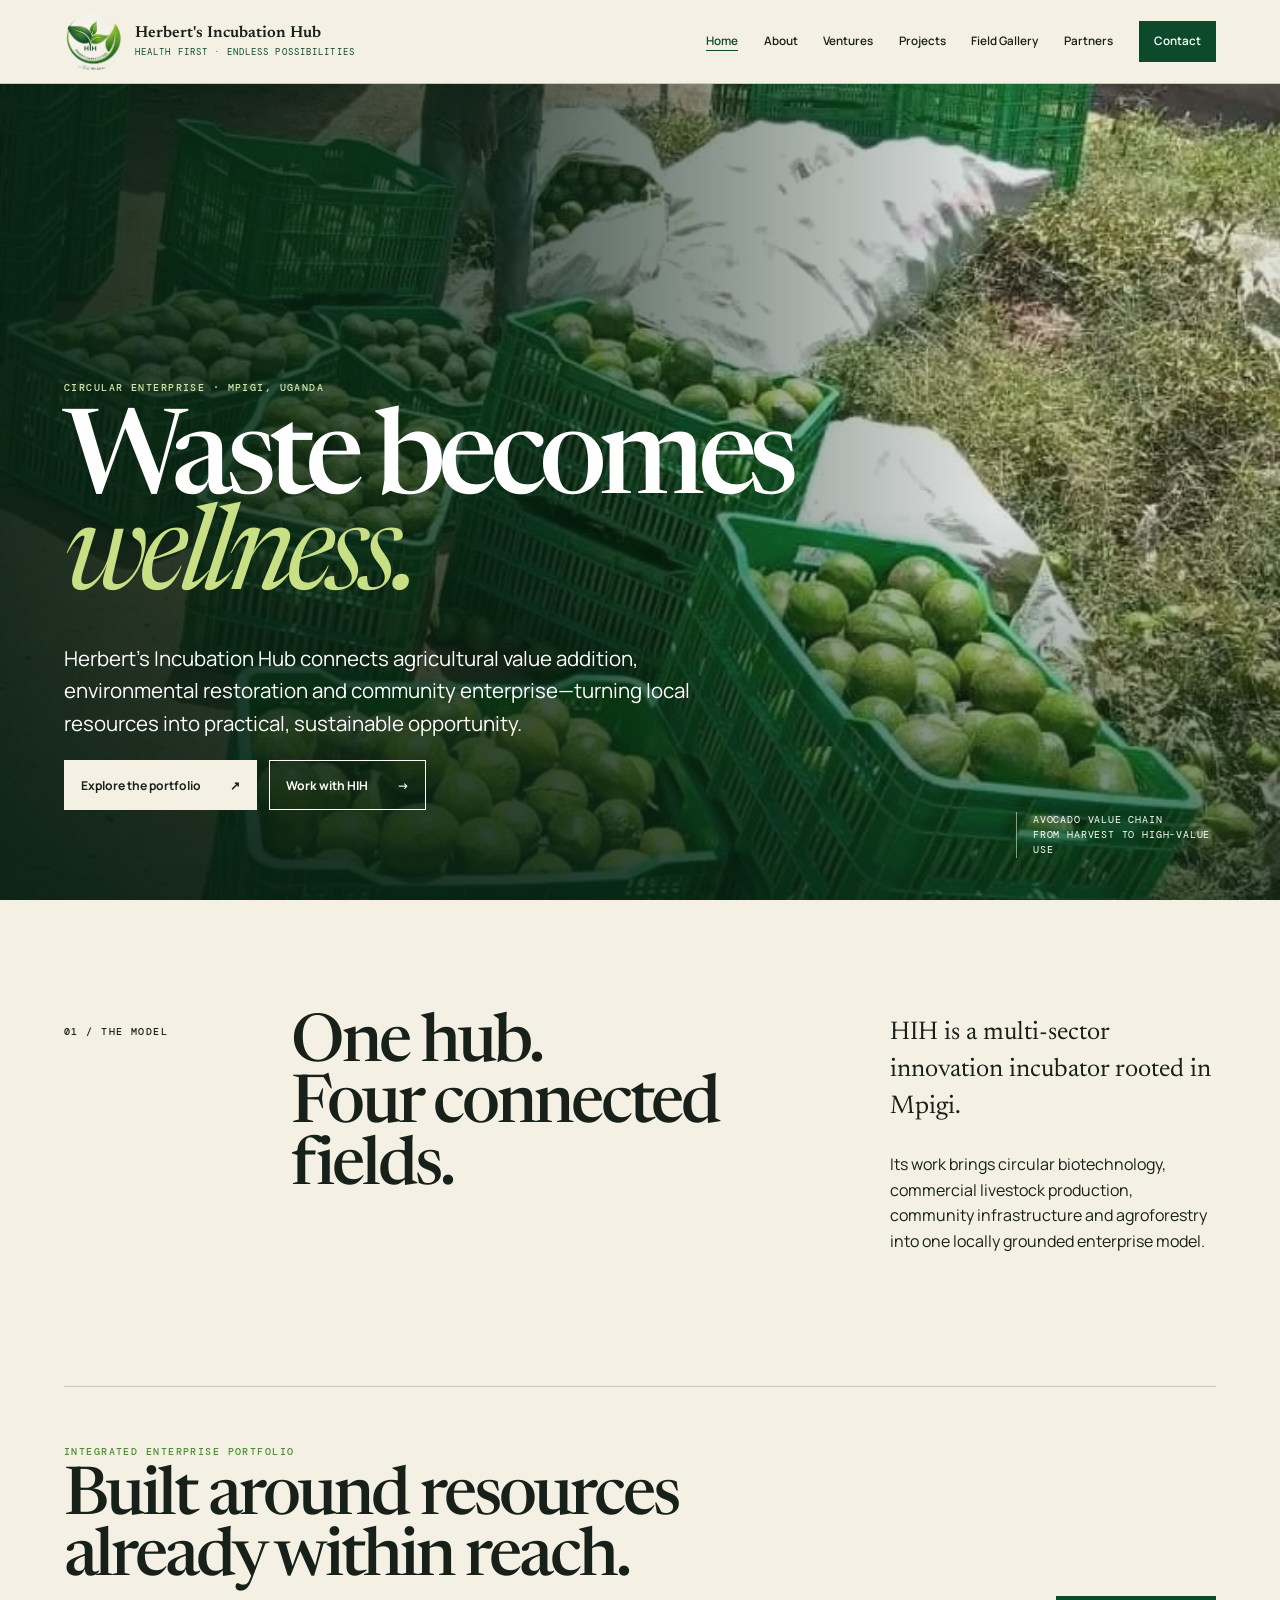
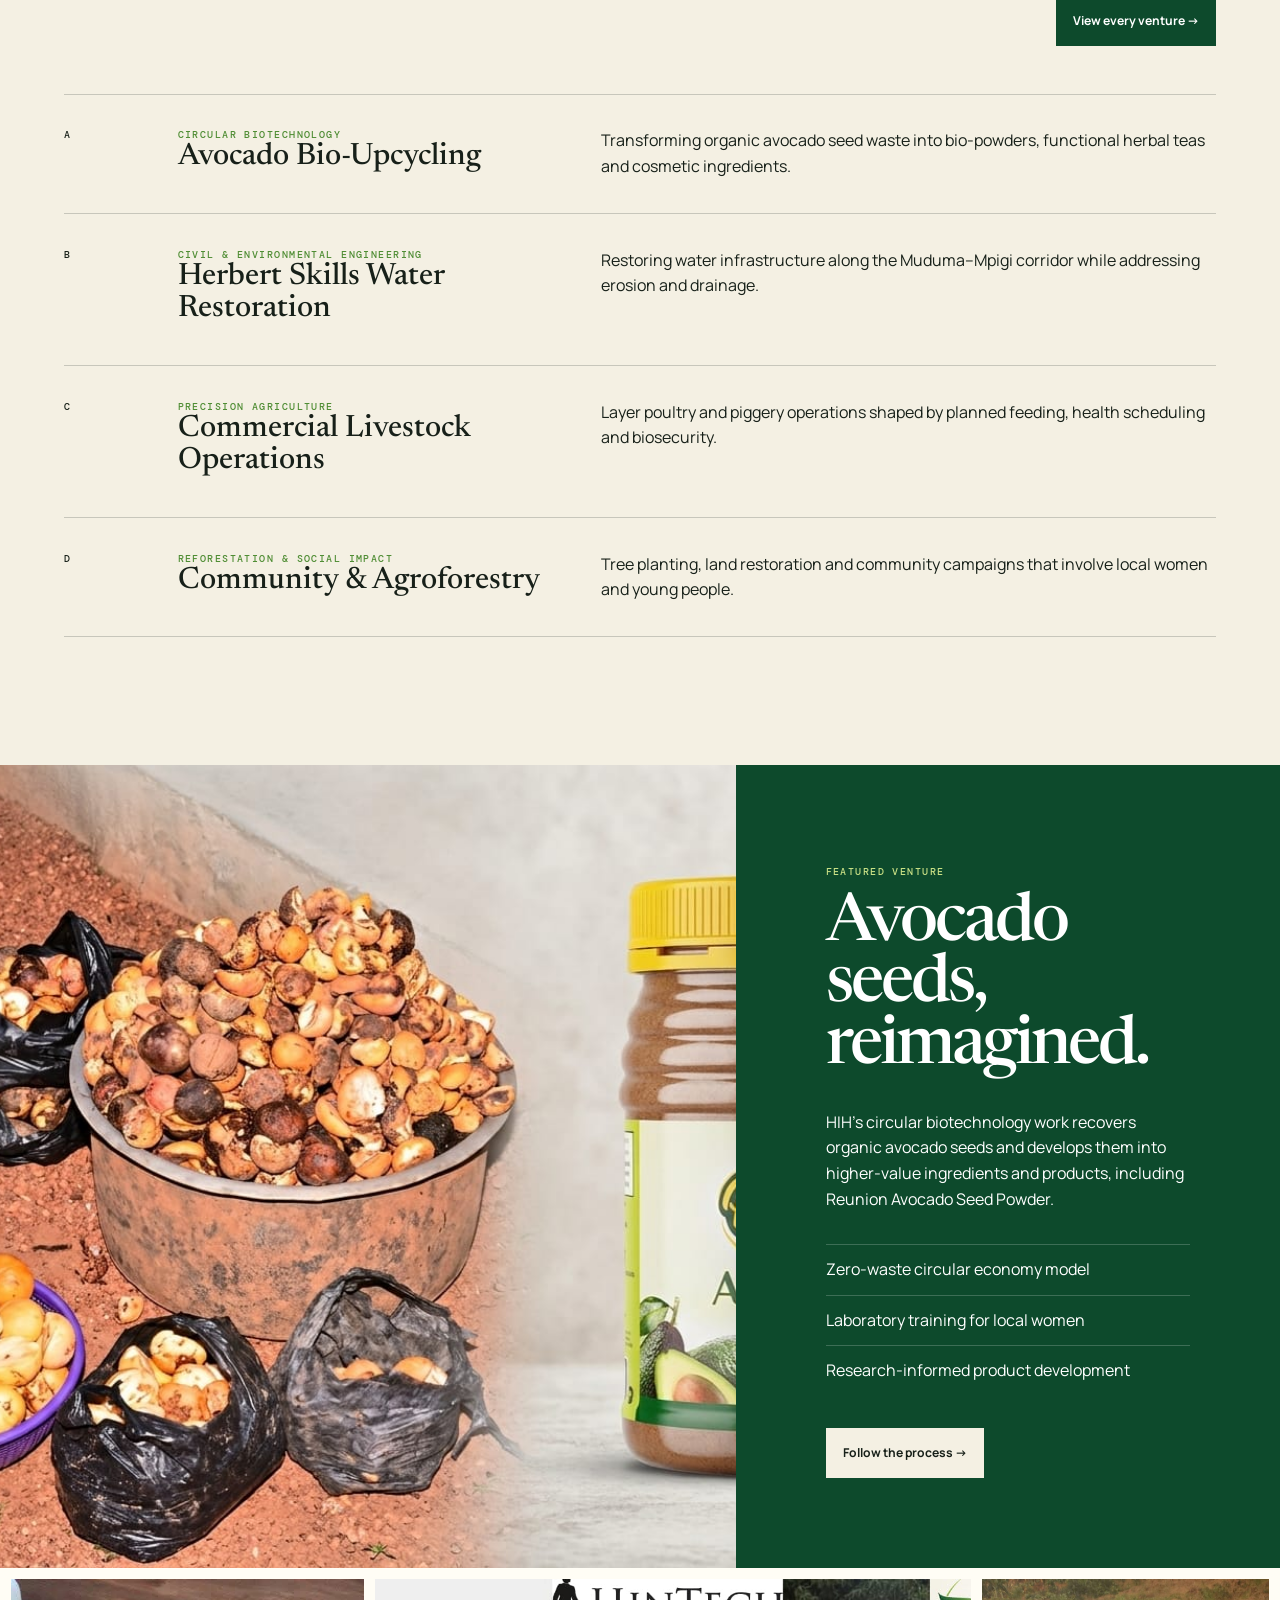
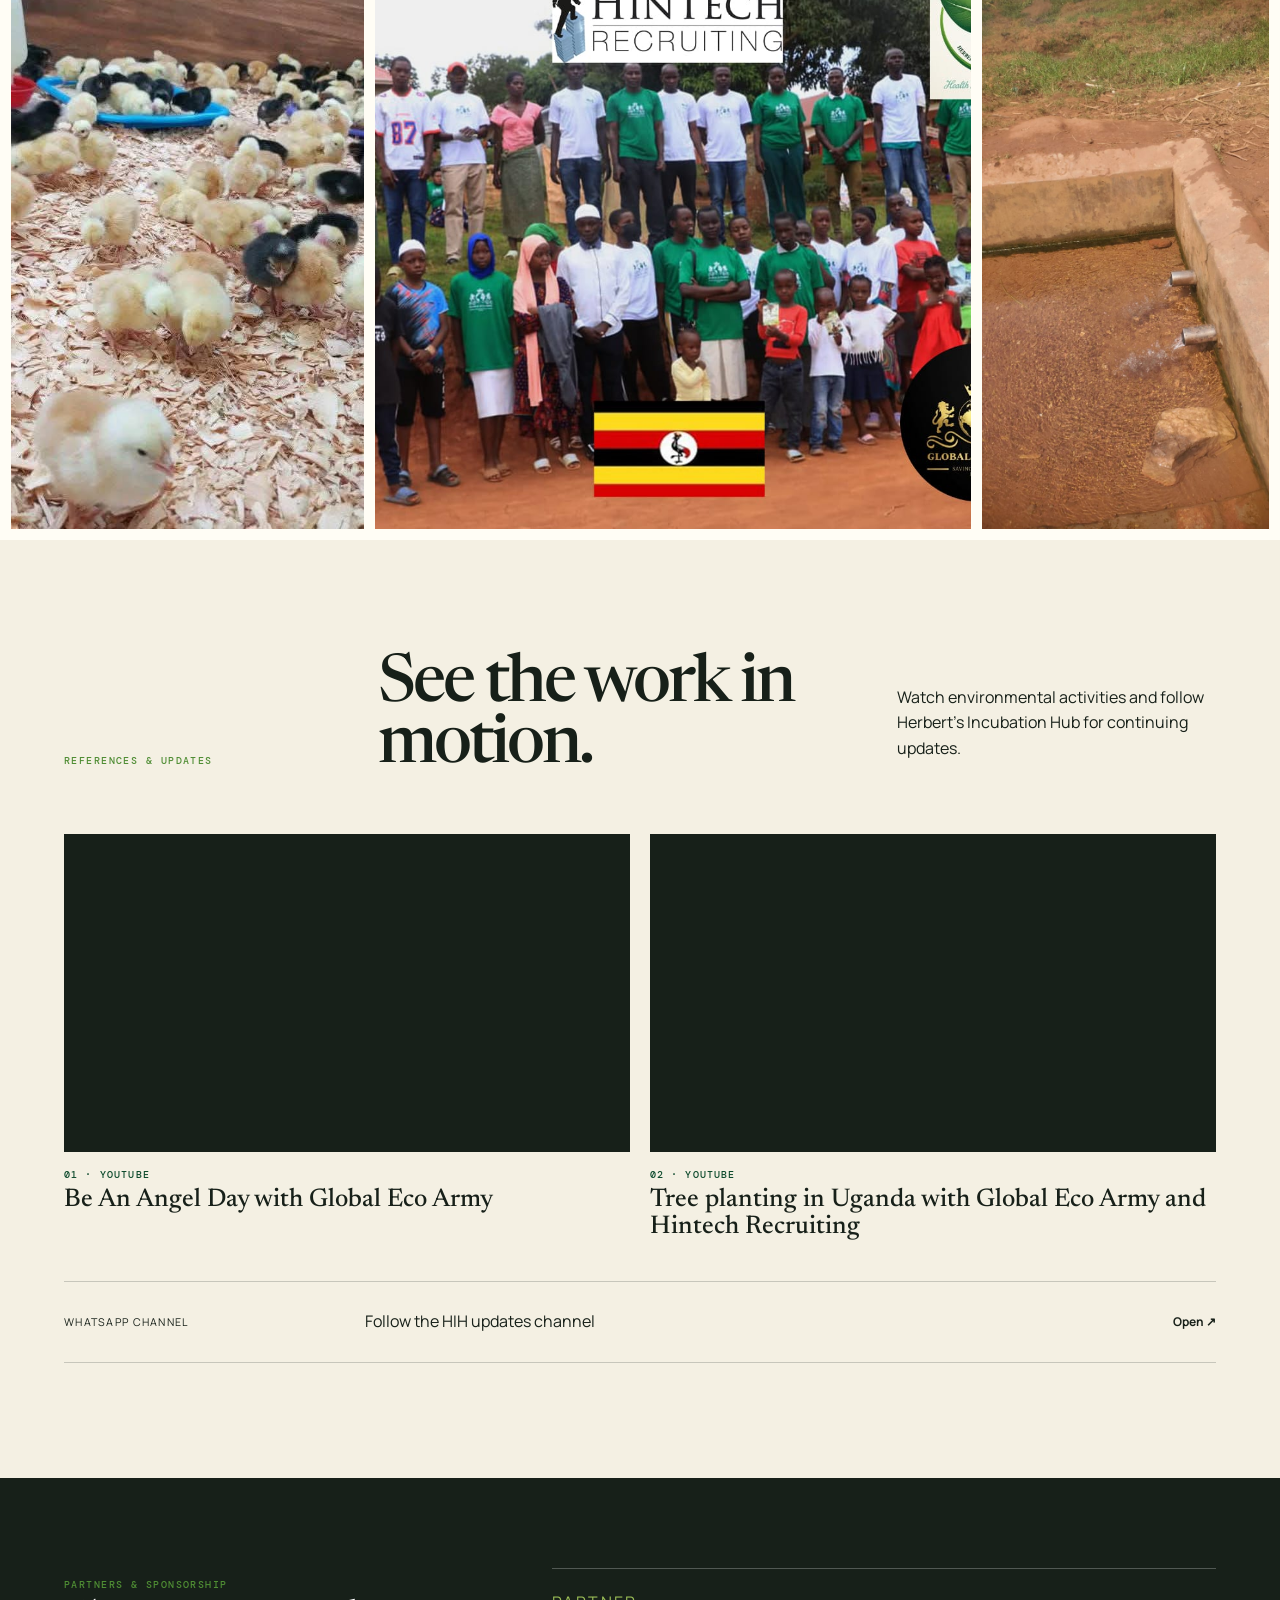
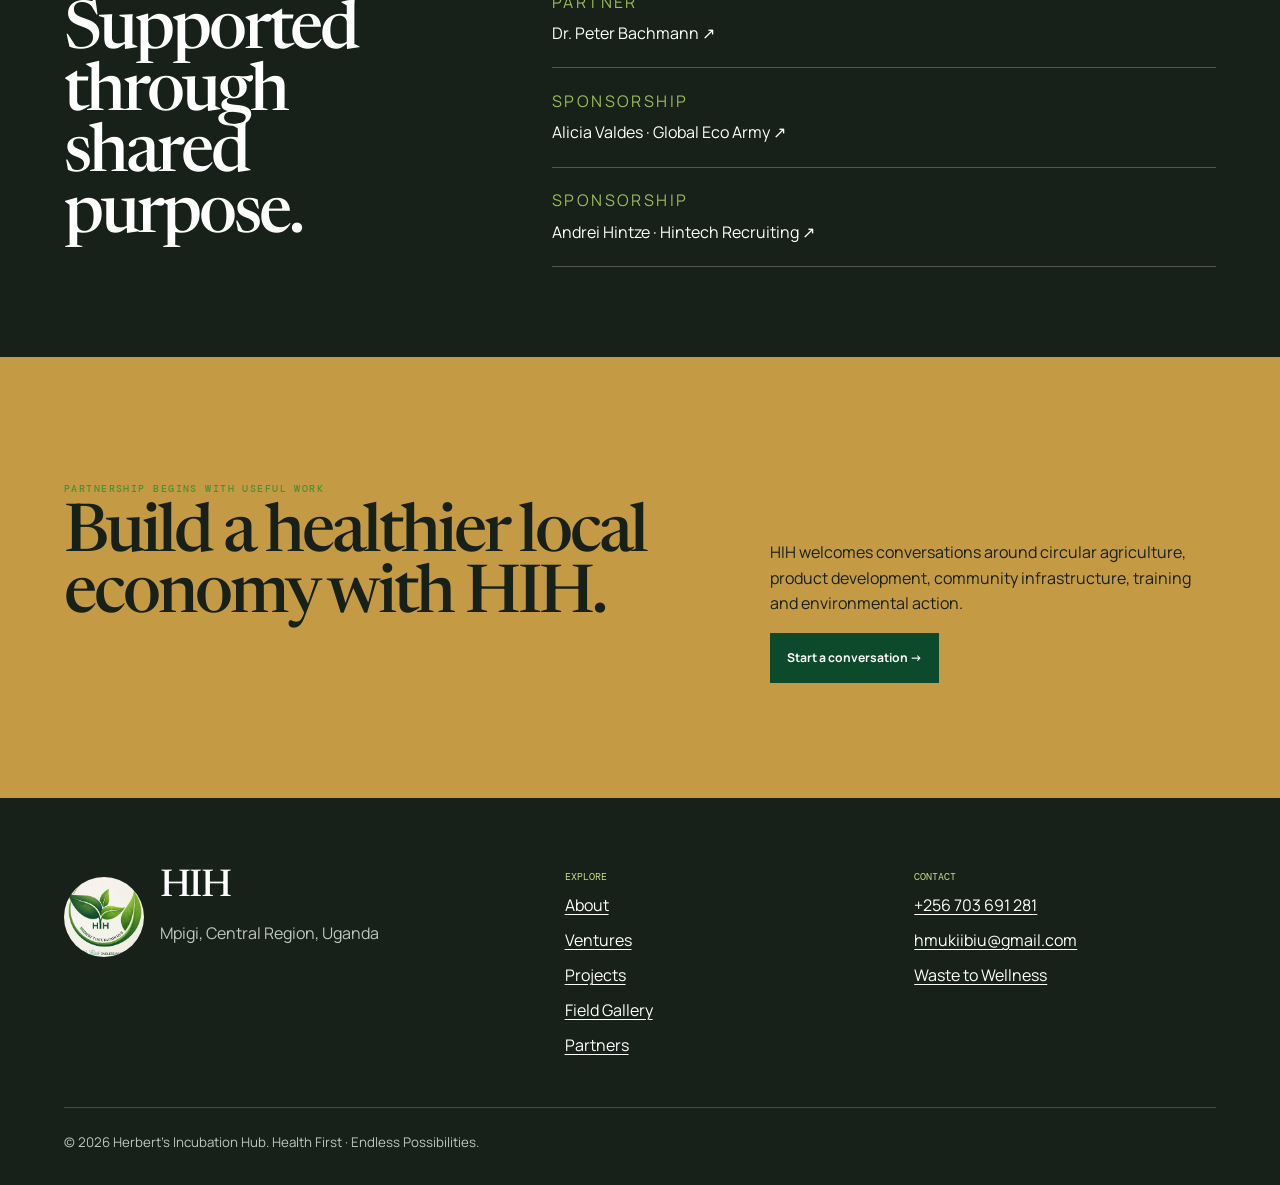
<file: index.html>
<!doctype html>
<html lang="en">
  <head>
    <meta charset="UTF-8" />
    <meta name="viewport" content="width=device-width,initial-scale=1" />
    <meta
      name="description"
      content="Herbert's Incubation Hub advances avocado bio-upcycling, commercial agriculture, water restoration and community agroforestry in Mpigi, Uganda."
    />
    <title>Herbert's Incubation Hub | Sustainable Enterprise in Mpigi</title>
    <link rel="icon" type="image/jpeg" href="logo.jpeg" />
    <link rel="stylesheet" href="css/styles.css" />
  </head>
  <body>
    <a class="skip" href="#main">Skip to content</a>
    <header class="site-header">
      <a class="brand" href="index.html"
        ><img src="logo.jpeg" alt="" /><span
          ><strong>Herbert's Incubation Hub</strong
          ><small>Health first · endless possibilities</small></span
        ></a
      >
      <button
        class="menu-toggle"
        aria-expanded="false"
        aria-label="Toggle navigation"
      >
        <span></span><span></span><span></span>
      </button>
      <nav class="nav">
        <a aria-current="page" href="index.html">Home</a
        ><a href="pages/about.html">About</a
        ><a href="pages/services.html">Ventures</a
        ><a href="pages/projects.html">Projects</a
        ><a href="pages/gallery.html">Field Gallery</a
        ><a href="pages/partners.html">Partners</a
        ><a class="nav-cta" href="pages/contact.html">Contact</a>
      </nav>
    </header>
    <main id="main">
      <section class="home-hero">
        <img
          src="41369b72-1ce8-4ffa-8391-0dce4ac1b164.jpeg"
          alt="Crates of freshly collected avocados in Mpigi"
        />
        <div class="hero-copy reveal">
          <p class="eyebrow">Circular enterprise · Mpigi, Uganda</p>
          <h1>Waste becomes <em>wellness.</em></h1>
          <p class="hero-lede">
            Herbert’s Incubation Hub connects agricultural value addition,
            environmental restoration and community enterprise—turning local
            resources into practical, sustainable opportunity.
          </p>
          <div class="actions">
            <a class="button light" href="pages/services.html"
              >Explore the portfolio <span>↗</span></a
            ><a class="button line" href="pages/contact.html"
              >Work with HIH <span>→</span></a
            >
          </div>
        </div>
        <p class="hero-note">
          Avocado value chain<br />From harvest to high-value use
        </p>
      </section>

      <section class="section section-intro reveal">
        <p class="index">01 / The model</p>
        <h2>One hub.<br />Four connected fields.</h2>
        <div>
          <p class="lead">
            HIH is a multi-sector innovation incubator rooted in Mpigi.
          </p>
          <p>
            Its work brings circular biotechnology, commercial livestock
            production, community infrastructure and agroforestry into one
            locally grounded enterprise model.
          </p>
        </div>
      </section>

      <section class="portfolio">
        <div class="portfolio-head reveal">
          <div>
            <p class="eyebrow">Integrated enterprise portfolio</p>
            <h2>Built around resources already within reach.</h2>
          </div>
          <a class="button dark" href="pages/services.html"
            >View every venture →</a
          >
        </div>
        <div class="venture-list">
          <a class="venture-row reveal" href="pages/services.html#avocado"
            ><span class="index">A</span>
            <div>
              <p class="meta">Circular biotechnology</p>
              <h3>Avocado Bio-Upcycling</h3>
            </div>
            <p>
              Transforming organic avocado seed waste into bio-powders,
              functional herbal teas and cosmetic ingredients.
            </p></a
          >
          <a class="venture-row reveal" href="pages/services.html#water"
            ><span class="index">B</span>
            <div>
              <p class="meta">Civil & environmental engineering</p>
              <h3>Herbert Skills Water Restoration</h3>
            </div>
            <p>
              Restoring water infrastructure along the Muduma–Mpigi corridor
              while addressing erosion and drainage.
            </p></a
          >
          <a class="venture-row reveal" href="pages/services.html#livestock"
            ><span class="index">C</span>
            <div>
              <p class="meta">Precision agriculture</p>
              <h3>Commercial Livestock Operations</h3>
            </div>
            <p>
              Layer poultry and piggery operations shaped by planned feeding,
              health scheduling and biosecurity.
            </p></a
          >
          <a class="venture-row reveal" href="pages/services.html#community"
            ><span class="index">D</span>
            <div>
              <p class="meta">Reforestation & social impact</p>
              <h3>Community & Agroforestry</h3>
            </div>
            <p>
              Tree planting, land restoration and community campaigns that
              involve local women and young people.
            </p></a
          >
        </div>
      </section>

      <section class="feature">
        <div class="feature-media">
          <img
            loading="lazy"
            src="03a83967-db82-44b0-a0a4-e61310265f9a.jpeg"
            alt="Collected avocado seeds and Reunion avocado seed powder"
          />
        </div>
        <div class="feature-copy reveal">
          <p class="eyebrow">Featured venture</p>
          <h2>Avocado seeds, reimagined.</h2>
          <p>
            HIH’s circular biotechnology work recovers organic avocado seeds and
            develops them into higher-value ingredients and products, including
            Reunion Avocado Seed Powder.
          </p>
          <ul>
            <li>Zero-waste circular economy model</li>
            <li>Laboratory training for local women</li>
            <li>Research-informed product development</li>
          </ul>
          <a class="button light" href="pages/projects.html"
            >Follow the process →</a
          >
        </div>
      </section>

      <section class="image-ribbon" aria-label="HIH work in pictures">
        <figure>
          <img
            loading="lazy"
            src="f5054577-4f7f-49c5-9303-236e322b0ffb.jpeg"
            alt="Young poultry in a managed enclosure"
          />
        </figure>
        <figure>
          <img
            loading="lazy"
            src="images/hih-global-eco-army-community.jpeg"
            alt="HIH and Global Eco Army community members gathered in Mpigi"
          />
        </figure>
        <figure>
          <img
            loading="lazy"
            src="21c08e1a-e44f-449b-b9be-77ad8adf7b06.jpeg"
            alt="Restored community water point"
          />
        </figure>
      </section>

      <section class="reference-section" id="references">
        <div class="reference-intro reveal">
          <p class="eyebrow">References & updates</p>
          <h2>See the work in motion.</h2>
          <p>
            Watch environmental activities and follow Herbert’s Incubation Hub
            for continuing updates.
          </p>
        </div>
        <div class="video-embed-grid">
          <article class="video-embed-card reveal">
            <div class="video-frame">
              <iframe
                loading="lazy"
                src="https://www.youtube-nocookie.com/embed/SwTrmzm4VYM"
                title="Be An Angel Day with Global Eco Army"
                allow="accelerometer; autoplay; clipboard-write; encrypted-media; gyroscope; picture-in-picture; web-share"
                referrerpolicy="strict-origin-when-cross-origin"
                allowfullscreen
              ></iframe>
            </div>
            <span>01 · YouTube</span>
            <h3>Be An Angel Day with Global Eco Army</h3>
          </article>
          <article class="video-embed-card reveal">
            <div class="video-frame">
              <iframe
                loading="lazy"
                src="https://www.youtube-nocookie.com/embed/PQCmv5sZFLQ"
                title="Global Eco Army and Hintech Recruiting planting trees in Uganda with Herbert's Incubation Hub"
                allow="accelerometer; autoplay; clipboard-write; encrypted-media; gyroscope; picture-in-picture; web-share"
                referrerpolicy="strict-origin-when-cross-origin"
                allowfullscreen
              ></iframe>
            </div>
            <span>02 · YouTube</span>
            <h3>
              Tree planting in Uganda with Global Eco Army and Hintech
              Recruiting
            </h3>
          </article>
        </div>
        <div class="reference-links channel-link">
          <a
            class="reference-link reveal"
            href="https://whatsapp.com/channel/0029VbCMiuBADTO8QB7e1p3t"
            target="_blank"
            rel="noopener"
            ><span>WhatsApp channel</span
            ><strong>Follow the HIH updates channel</strong><i>Open ↗</i></a
          >
        </div>
      </section>

      <section class="support-strip">
        <div class="reveal">
          <p class="eyebrow">Partners & sponsorship</p>
          <h2>Supported through shared purpose.</h2>
        </div>
        <div class="support-strip-links reveal">
          <a
            href="https://bachmann-foundation.org/2023/12/12/december-2023-uganda-mpigi-kernel-of-the-avocado-fruit-brings-benefits-and-healing/"
            target="_blank"
            rel="noopener"
            ><span>Partner</span>Dr. Peter Bachmann ↗</a
          >
          <a
            href="https://www.globalecoarmy.org/"
            target="_blank"
            rel="noopener"
            ><span>Sponsorship</span>Alicia Valdes · Global Eco Army ↗</a
          >
          <a
            href="https://hintechrecruiting.com/about-us/"
            target="_blank"
            rel="noopener"
            ><span>Sponsorship</span>Andrei Hintze · Hintech Recruiting ↗</a
          >
        </div>
      </section>

      <section class="section closing reveal">
        <div>
          <p class="eyebrow">Partnership begins with useful work</p>
          <h2>Build a healthier local economy with HIH.</h2>
        </div>
        <div>
          <p>
            HIH welcomes conversations around circular agriculture, product
            development, community infrastructure, training and environmental
            action.
          </p>
          <a class="button dark" href="pages/contact.html"
            >Start a conversation →</a
          >
        </div>
      </section>
    </main>
    <footer class="footer">
      <div>
        <div class="footer-brand">
          <img src="logo.jpeg" alt="HIH logo" />
          <div>
            <h2>HIH</h2>
            <p>Mpigi, Central Region, Uganda</p>
          </div>
        </div>
      </div>
      <div class="footer-links">
        <strong>Explore</strong><a href="pages/about.html">About</a
        ><a href="pages/services.html">Ventures</a
        ><a href="pages/projects.html">Projects</a
        ><a href="pages/gallery.html">Field Gallery</a>
        <a href="pages/partners.html">Partners</a>
      </div>
      <div class="footer-links">
        <strong>Contact</strong><a href="tel:+256703691281">+256 703 691 281</a
        ><a href="mailto:hmukiibiu@gmail.com">hmukiibiu@gmail.com</a
        ><a href="mailto:wastetowellnessmpigi@gmail.com">Waste to Wellness</a>
      </div>
      <small
        >© 2026 Herbert’s Incubation Hub. Health First · Endless
        Possibilities.</small
      >
    </footer>
    <script src="js/main.js"></script>
  </body>
</html>
</file>
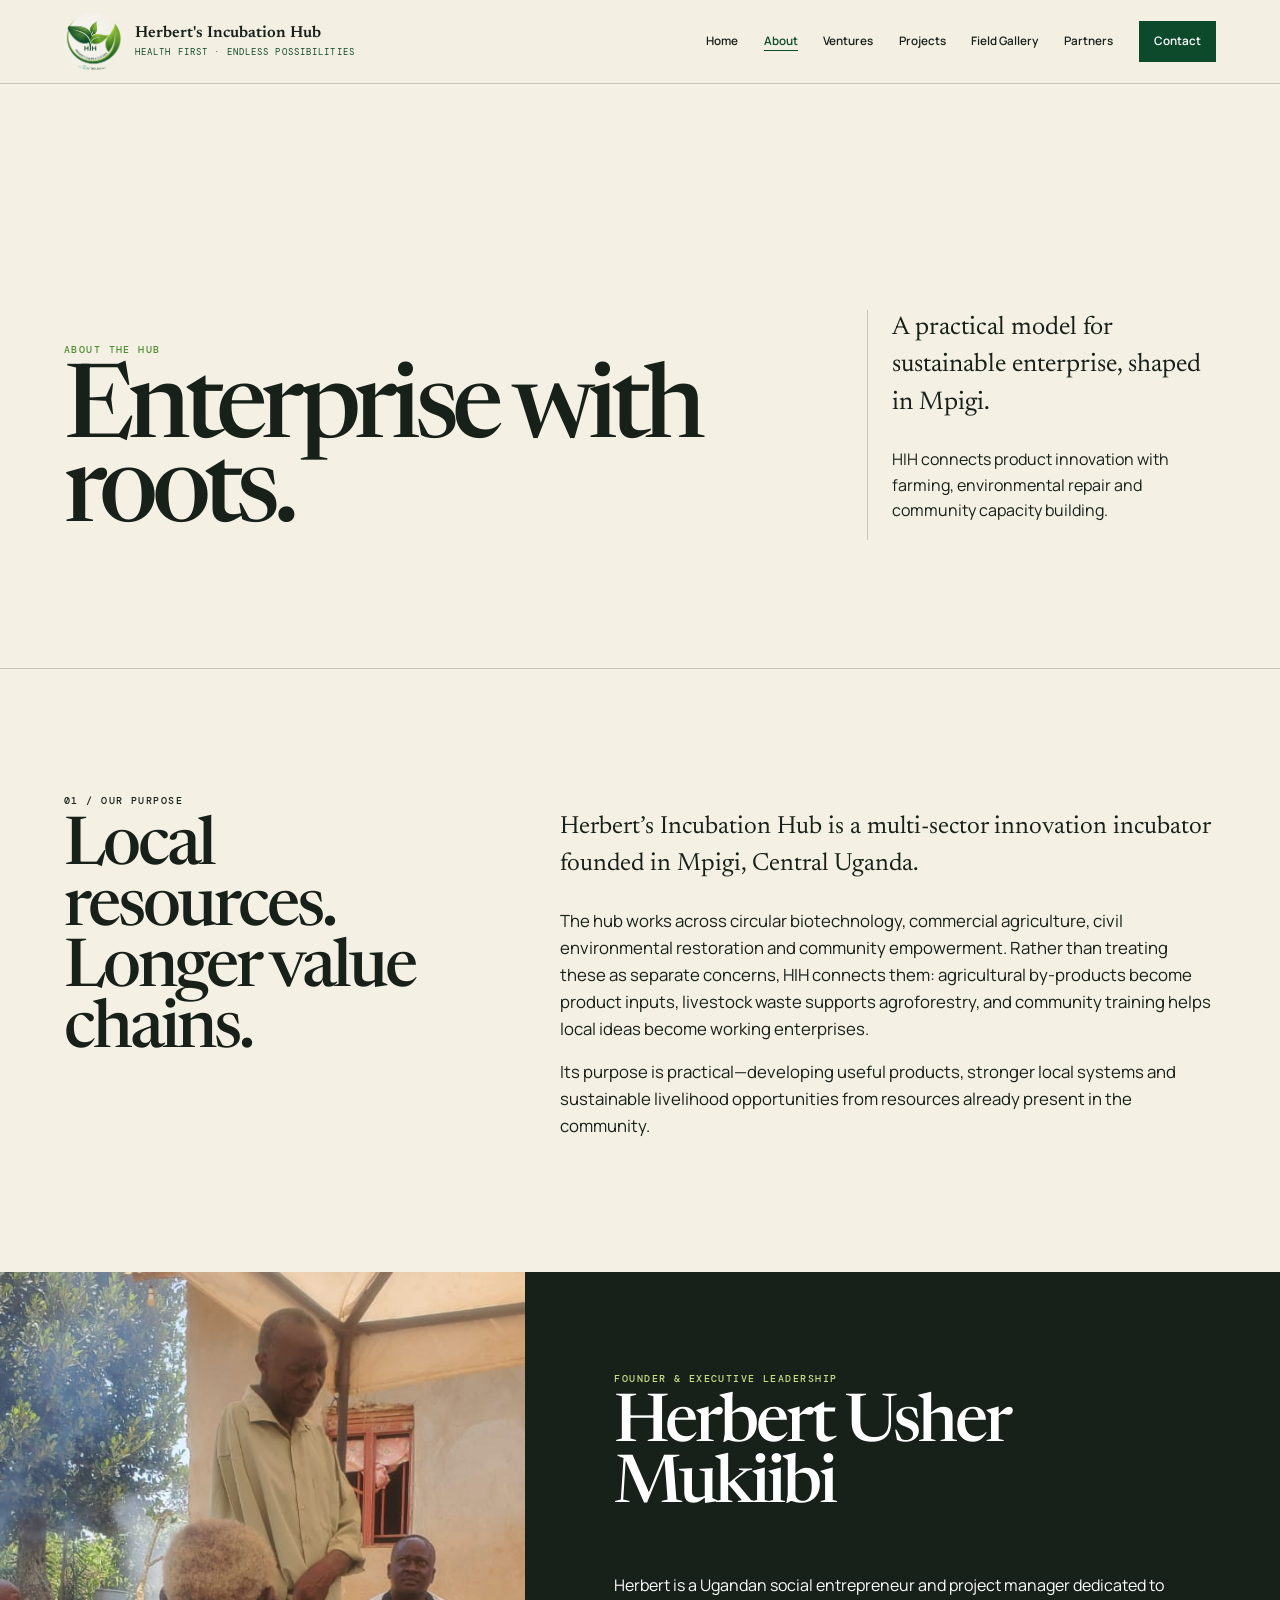
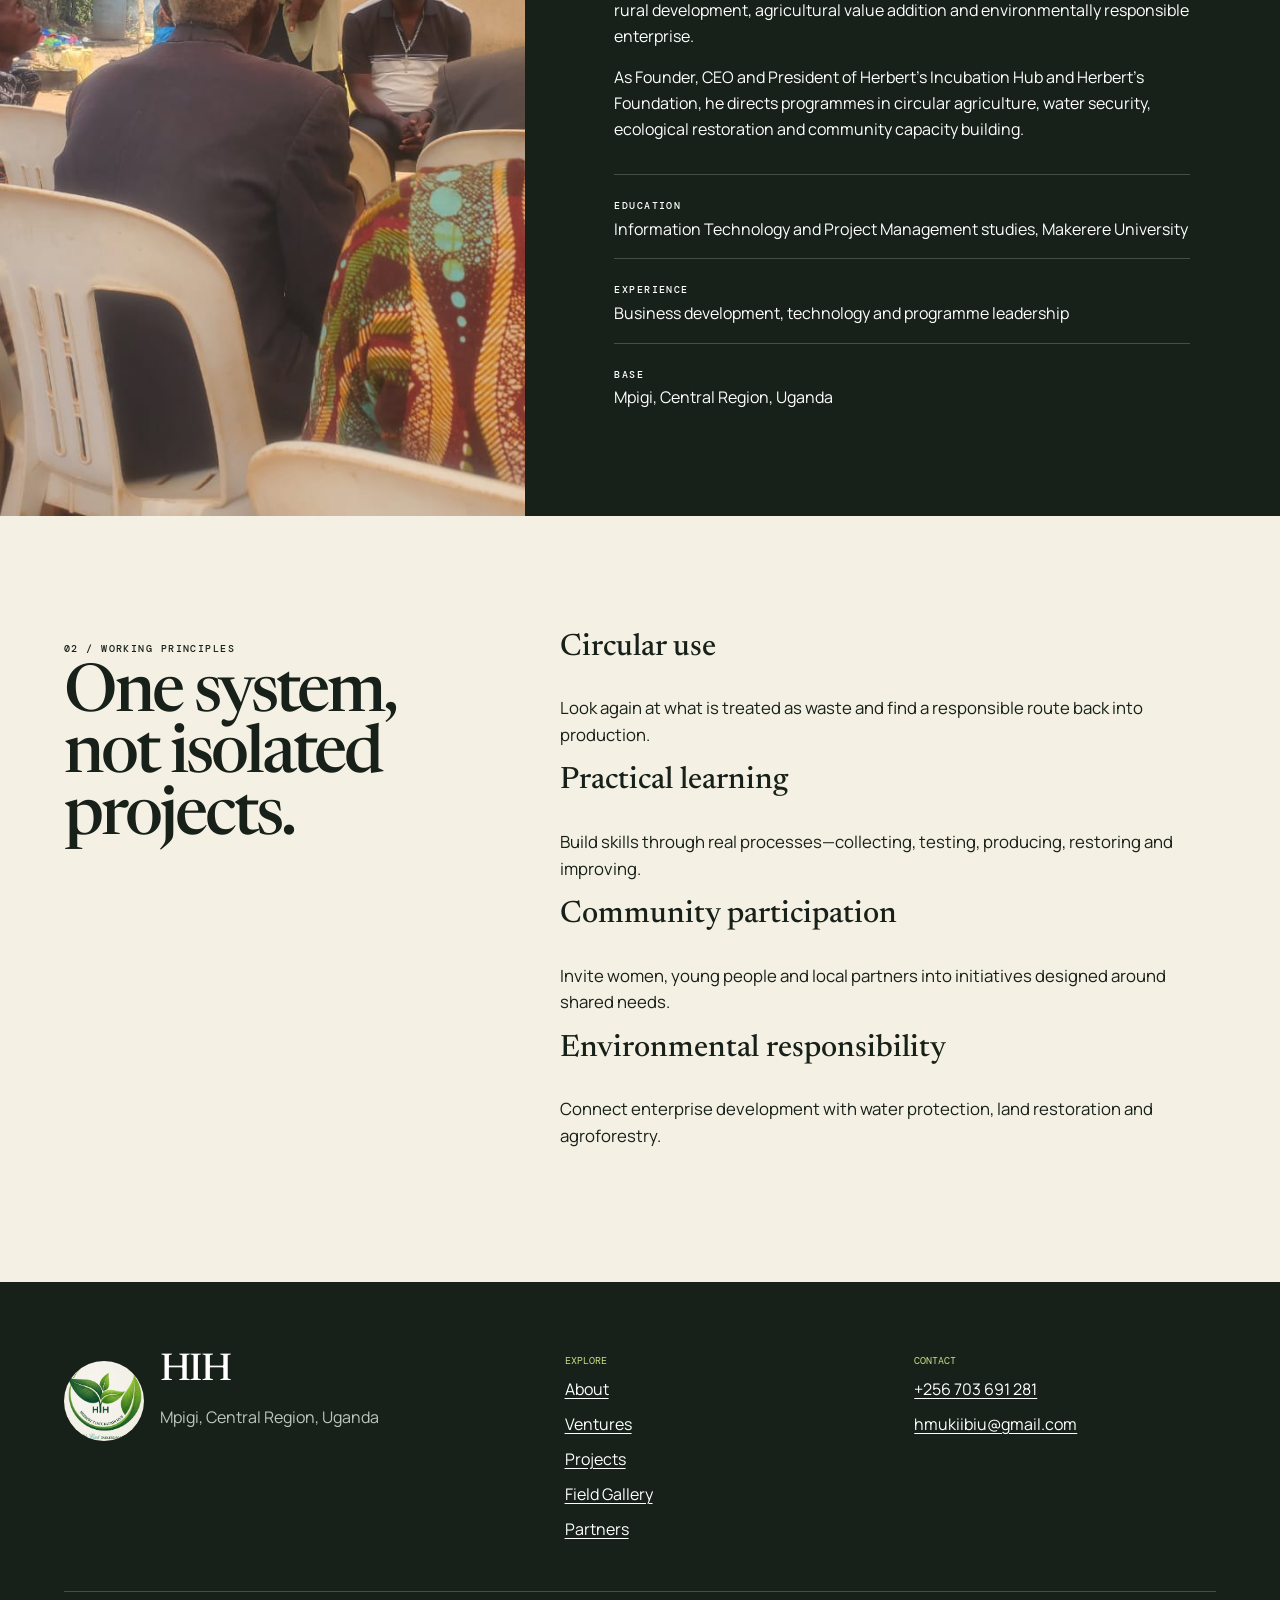
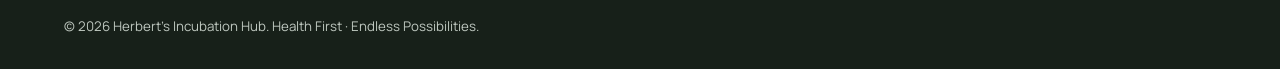
<file: pages/about.html>
<!doctype html>
<html lang="en">
  <head>
    <meta charset="UTF-8" />
    <meta name="viewport" content="width=device-width,initial-scale=1" />
    <meta
      name="description"
      content="Meet Herbert Usher Mukiibi and learn about Herbert's Incubation Hub in Mpigi, Uganda."
    />
    <title>About HIH | Herbert's Incubation Hub</title>
    <link rel="icon" type="image/jpeg" href="../logo.jpeg" />
    <link rel="stylesheet" href="../css/styles.css" />
  </head>
  <body>
    <a class="skip" href="#main">Skip to content</a>
    <header class="site-header">
      <a class="brand" href="../index.html"
        ><img src="../logo.jpeg" alt="" /><span
          ><strong>Herbert's Incubation Hub</strong
          ><small>Health first · endless possibilities</small></span
        ></a
      ><button
        class="menu-toggle"
        aria-expanded="false"
        aria-label="Toggle navigation"
      >
        <span></span><span></span><span></span>
      </button>
      <nav class="nav">
        <a href="../index.html">Home</a
        ><a aria-current="page" href="about.html">About</a
        ><a href="services.html">Ventures</a><a href="projects.html">Projects</a
        ><a href="gallery.html">Field Gallery</a
        ><a href="partners.html">Partners</a
        ><a class="nav-cta" href="contact.html">Contact</a>
      </nav>
    </header>
    <main id="main">
      <section class="page-hero">
        <div class="reveal">
          <p class="eyebrow">About the hub</p>
          <h1>Enterprise with roots.</h1>
        </div>
        <div class="side reveal">
          <p class="lead">
            A practical model for sustainable enterprise, shaped in Mpigi.
          </p>
          <p>
            HIH connects product innovation with farming, environmental repair
            and community capacity building.
          </p>
        </div>
      </section>
      <section class="section story-grid reveal">
        <div>
          <p class="index">01 / Our purpose</p>
          <h2>Local resources.<br />Longer value chains.</h2>
        </div>
        <div class="body">
          <p>
            Herbert’s Incubation Hub is a multi-sector innovation incubator
            founded in Mpigi, Central Uganda.
          </p>
          <p>
            The hub works across circular biotechnology, commercial agriculture,
            civil environmental restoration and community empowerment. Rather
            than treating these as separate concerns, HIH connects them:
            agricultural by-products become product inputs, livestock waste
            supports agroforestry, and community training helps local ideas
            become working enterprises.
          </p>
          <p>
            Its purpose is practical—developing useful products, stronger local
            systems and sustainable livelihood opportunities from resources
            already present in the community.
          </p>
        </div>
      </section>
      <section class="founder-band">
        <div class="founder-photo">
          <img
            src="../9d9f6d21-c180-4ae1-87b3-0feb52a49d6c.jpeg"
            alt="A community consultation taking place outdoors in Mpigi"
          />
        </div>
        <div class="founder-copy reveal">
          <p class="eyebrow">Founder & executive leadership</p>
          <h2>Herbert Usher Mukiibi</h2>
          <p>
            Herbert is a Ugandan social entrepreneur and project manager
            dedicated to rural development, agricultural value addition and
            environmentally responsible enterprise.
          </p>
          <p>
            As Founder, CEO and President of Herbert’s Incubation Hub and
            Herbert’s Foundation, he directs programmes in circular agriculture,
            water security, ecological restoration and community capacity
            building.
          </p>
          <div class="credentials">
            <div>
              <span class="meta">Education</span><br />Information Technology
              and Project Management studies, Makerere University
            </div>
            <div>
              <span class="meta">Experience</span><br />Business development,
              technology and programme leadership
            </div>
            <div>
              <span class="meta">Base</span><br />Mpigi, Central Region, Uganda
            </div>
          </div>
        </div>
      </section>
      <section class="section story-grid reveal">
        <div>
          <p class="index">02 / Working principles</p>
          <h2>One system,<br />not isolated projects.</h2>
        </div>
        <div class="body">
          <h3>Circular use</h3>
          <p>
            Look again at what is treated as waste and find a responsible route
            back into production.
          </p>
          <h3>Practical learning</h3>
          <p>
            Build skills through real processes—collecting, testing, producing,
            restoring and improving.
          </p>
          <h3>Community participation</h3>
          <p>
            Invite women, young people and local partners into initiatives
            designed around shared needs.
          </p>
          <h3>Environmental responsibility</h3>
          <p>
            Connect enterprise development with water protection, land
            restoration and agroforestry.
          </p>
        </div>
      </section>
    </main>
    <footer class="footer">
      <div>
        <div class="footer-brand">
          <img src="../logo.jpeg" alt="HIH logo" />
          <div>
            <h2>HIH</h2>
            <p>Mpigi, Central Region, Uganda</p>
          </div>
        </div>
      </div>
      <div class="footer-links">
        <strong>Explore</strong><a href="about.html">About</a
        ><a href="services.html">Ventures</a><a href="projects.html">Projects</a
        ><a href="gallery.html">Field Gallery</a>
        <a href="partners.html">Partners</a>
      </div>
      <div class="footer-links">
        <strong>Contact</strong><a href="tel:+256703691281">+256 703 691 281</a
        ><a href="mailto:hmukiibiu@gmail.com">hmukiibiu@gmail.com</a>
      </div>
      <small
        >© 2026 Herbert’s Incubation Hub. Health First · Endless
        Possibilities.</small
      >
    </footer>
    <script src="../js/main.js"></script>
  </body>
</html>
</file>
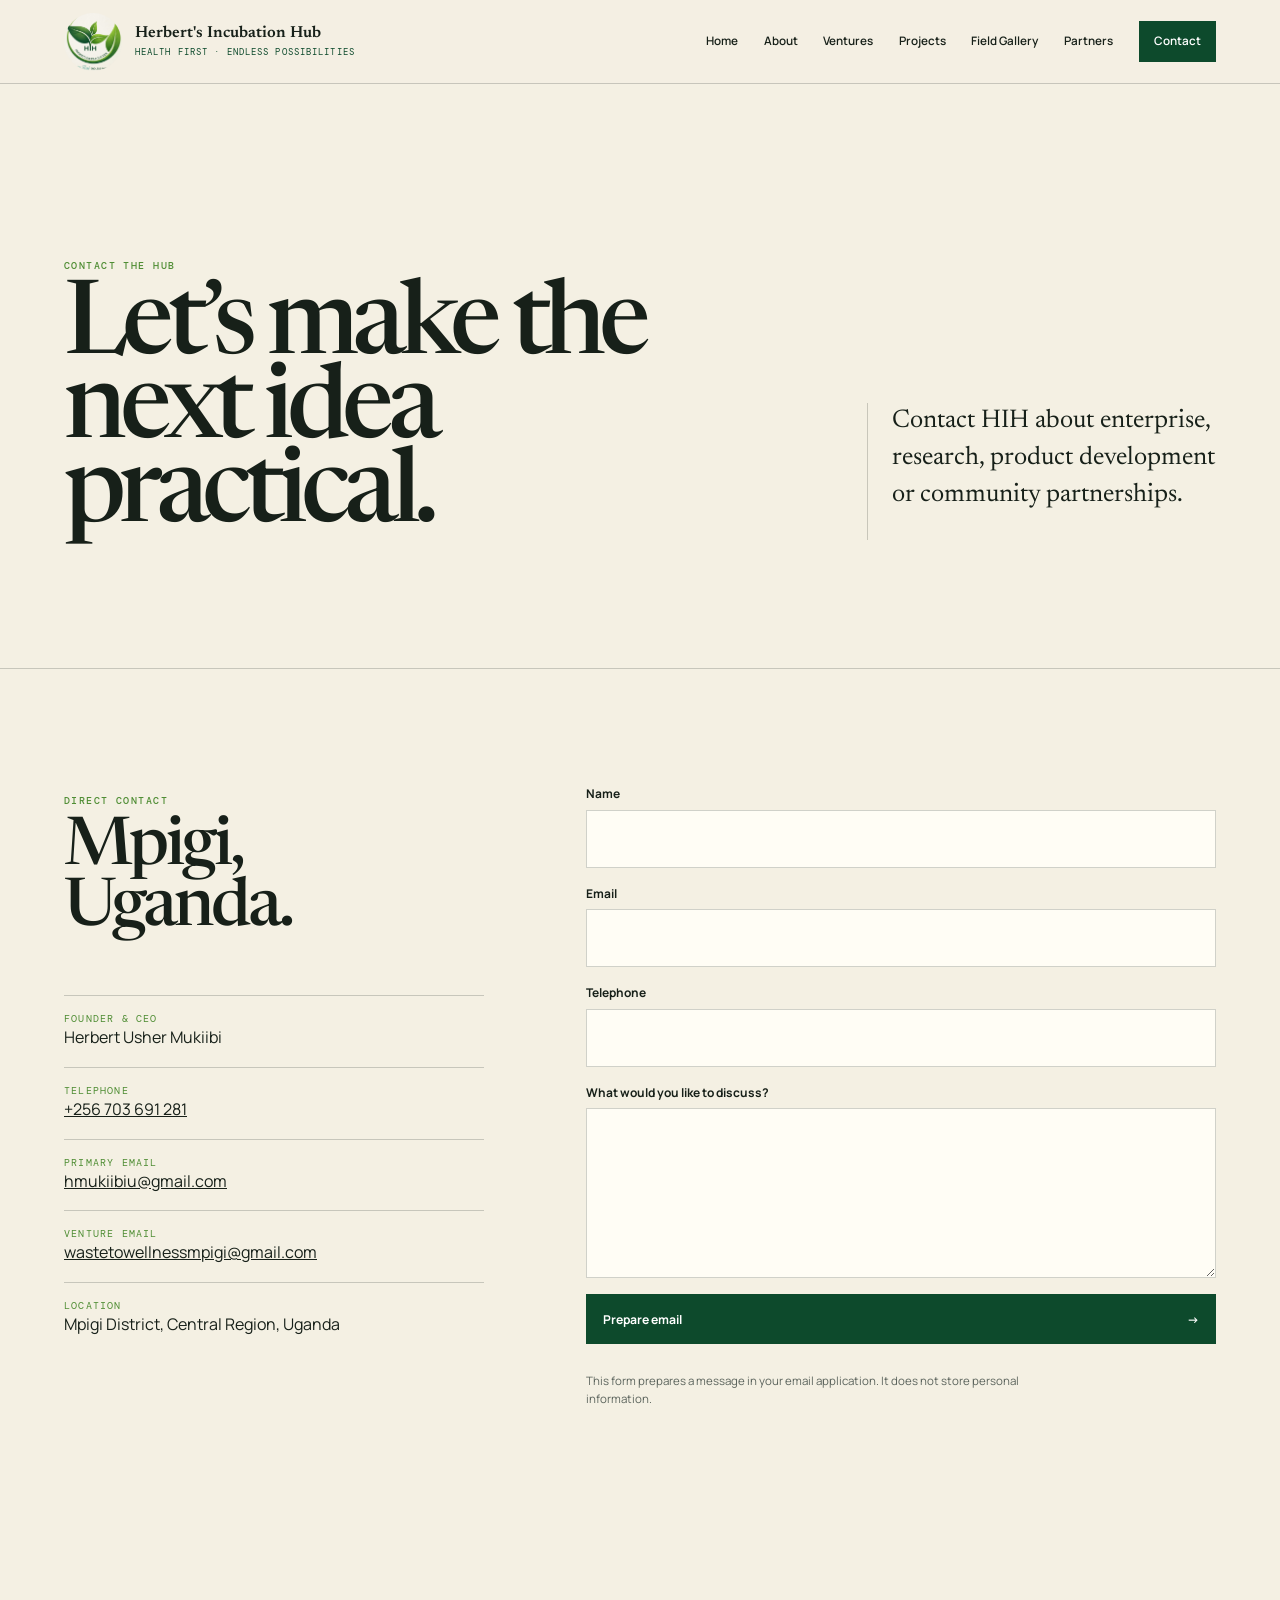
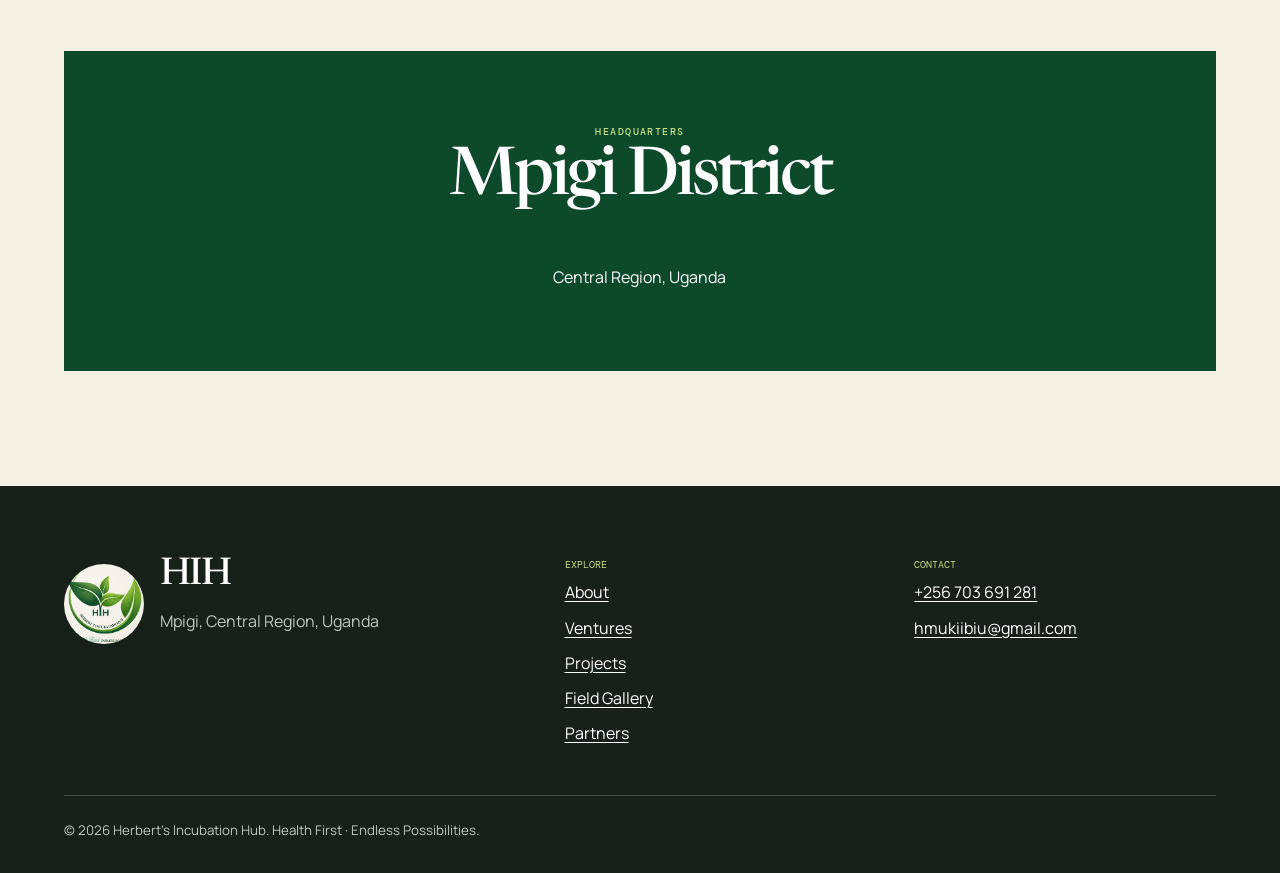
<file: pages/contact.html>
<!doctype html>
<html lang="en">
  <head>
    <meta charset="UTF-8" />
    <meta name="viewport" content="width=device-width,initial-scale=1" />
    <meta
      name="description"
      content="Contact Herbert's Incubation Hub in Mpigi, Uganda."
    />
    <title>Contact | Herbert's Incubation Hub</title>
    <link rel="icon" type="image/jpeg" href="../logo.jpeg" />
    <link rel="stylesheet" href="../css/styles.css" />
  </head>
  <body>
    <a class="skip" href="#main">Skip to content</a>
    <header class="site-header">
      <a class="brand" href="../index.html"
        ><img src="../logo.jpeg" alt="" /><span
          ><strong>Herbert's Incubation Hub</strong
          ><small>Health first · endless possibilities</small></span
        ></a
      ><button
        class="menu-toggle"
        aria-expanded="false"
        aria-label="Toggle navigation"
      >
        <span></span><span></span><span></span>
      </button>
      <nav class="nav">
        <a href="../index.html">Home</a><a href="about.html">About</a
        ><a href="services.html">Ventures</a><a href="projects.html">Projects</a
        ><a href="gallery.html">Field Gallery</a
        ><a href="partners.html">Partners</a
        ><a aria-current="page" class="nav-cta" href="contact.html">Contact</a>
      </nav>
    </header>
    <main id="main">
      <section class="page-hero">
        <div class="reveal">
          <p class="eyebrow">Contact the hub</p>
          <h1>Let’s make the next idea practical.</h1>
        </div>
        <div class="side reveal">
          <p class="lead">
            Contact HIH about enterprise, research, product development or
            community partnerships.
          </p>
        </div>
      </section>
      <section class="section contact-grid">
        <div class="reveal">
          <p class="eyebrow">Direct contact</p>
          <h2>Mpigi,<br />Uganda.</h2>
          <ul class="contact-list">
            <li><small>Founder & CEO</small>Herbert Usher Mukiibi</li>
            <li>
              <small>Telephone</small
              ><a href="tel:+256703691281">+256 703 691 281</a>
            </li>
            <li>
              <small>Primary email</small
              ><a href="mailto:hmukiibiu@gmail.com">hmukiibiu@gmail.com</a>
            </li>
            <li>
              <small>Venture email</small
              ><a href="mailto:wastetowellnessmpigi@gmail.com"
                >wastetowellnessmpigi@gmail.com</a
              >
            </li>
            <li>
              <small>Location</small>Mpigi District, Central Region, Uganda
            </li>
          </ul>
        </div>
        <form class="form reveal" aria-label="Contact form">
          <div class="field">
            <label for="name">Name</label
            ><input id="name" name="name" autocomplete="name" required />
          </div>
          <div class="field">
            <label for="email">Email</label
            ><input
              id="email"
              name="email"
              type="email"
              autocomplete="email"
              required
            />
          </div>
          <div class="field">
            <label for="telephone">Telephone</label
            ><input
              id="telephone"
              name="telephone"
              type="tel"
              autocomplete="tel"
            />
          </div>
          <div class="field">
            <label for="message">What would you like to discuss?</label
            ><textarea id="message" name="message" required></textarea>
          </div>
          <button class="button dark" type="submit">
            Prepare email <span>→</span>
          </button>
          <p class="form-note">
            This form prepares a message in your email application. It does not
            store personal information.
          </p>
        </form>
      </section>
      <section class="section">
        <div class="map-card reveal">
          <div>
            <p class="eyebrow" style="color: #c8df85">Headquarters</p>
            <h2>Mpigi District</h2>
            <p>Central Region, Uganda</p>
          </div>
        </div>
      </section>
    </main>
    <footer class="footer">
      <div>
        <div class="footer-brand">
          <img src="../logo.jpeg" alt="HIH logo" />
          <div>
            <h2>HIH</h2>
            <p>Mpigi, Central Region, Uganda</p>
          </div>
        </div>
      </div>
      <div class="footer-links">
        <strong>Explore</strong><a href="about.html">About</a
        ><a href="services.html">Ventures</a><a href="projects.html">Projects</a
        ><a href="gallery.html">Field Gallery</a
        ><a href="partners.html">Partners</a>
      </div>
      <div class="footer-links">
        <strong>Contact</strong><a href="tel:+256703691281">+256 703 691 281</a
        ><a href="mailto:hmukiibiu@gmail.com">hmukiibiu@gmail.com</a>
      </div>
      <small
        >© 2026 Herbert’s Incubation Hub. Health First · Endless
        Possibilities.</small
      >
    </footer>
    <script src="../js/main.js"></script>
  </body>
</html>
</file>
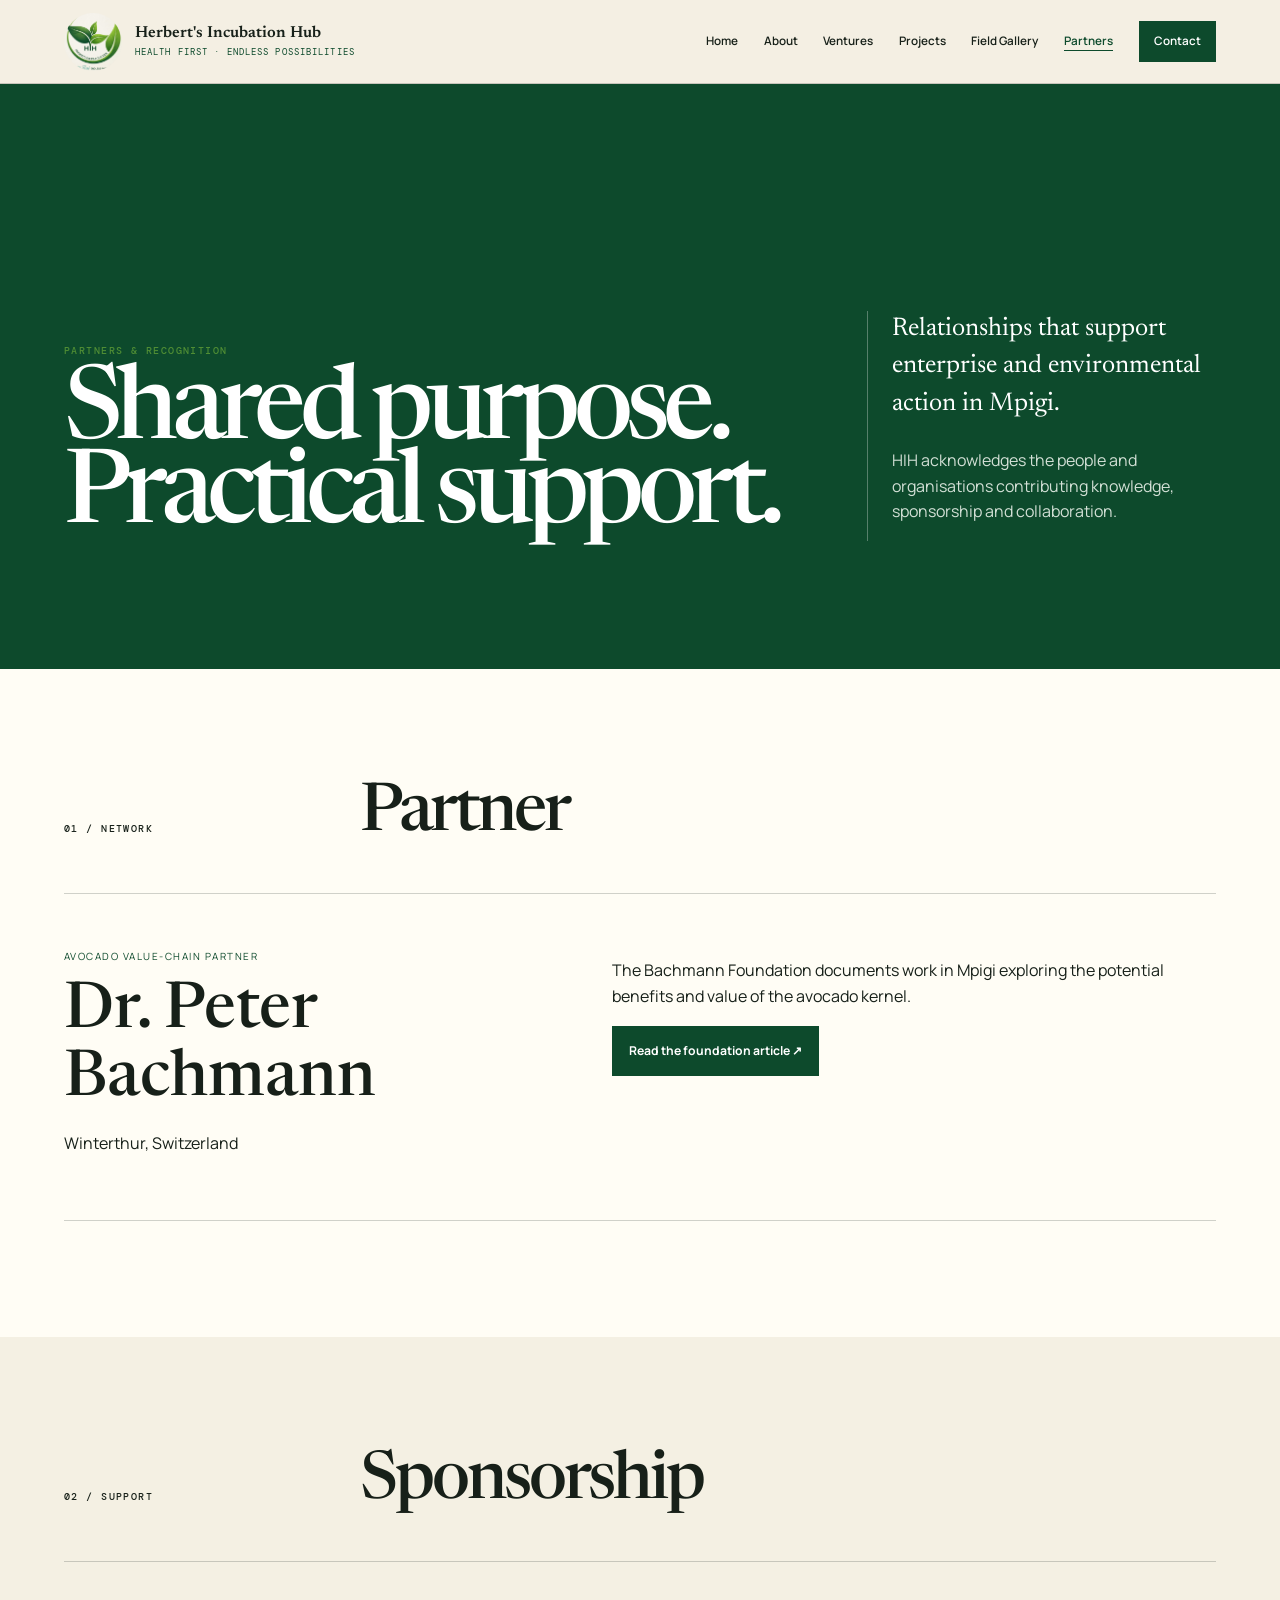
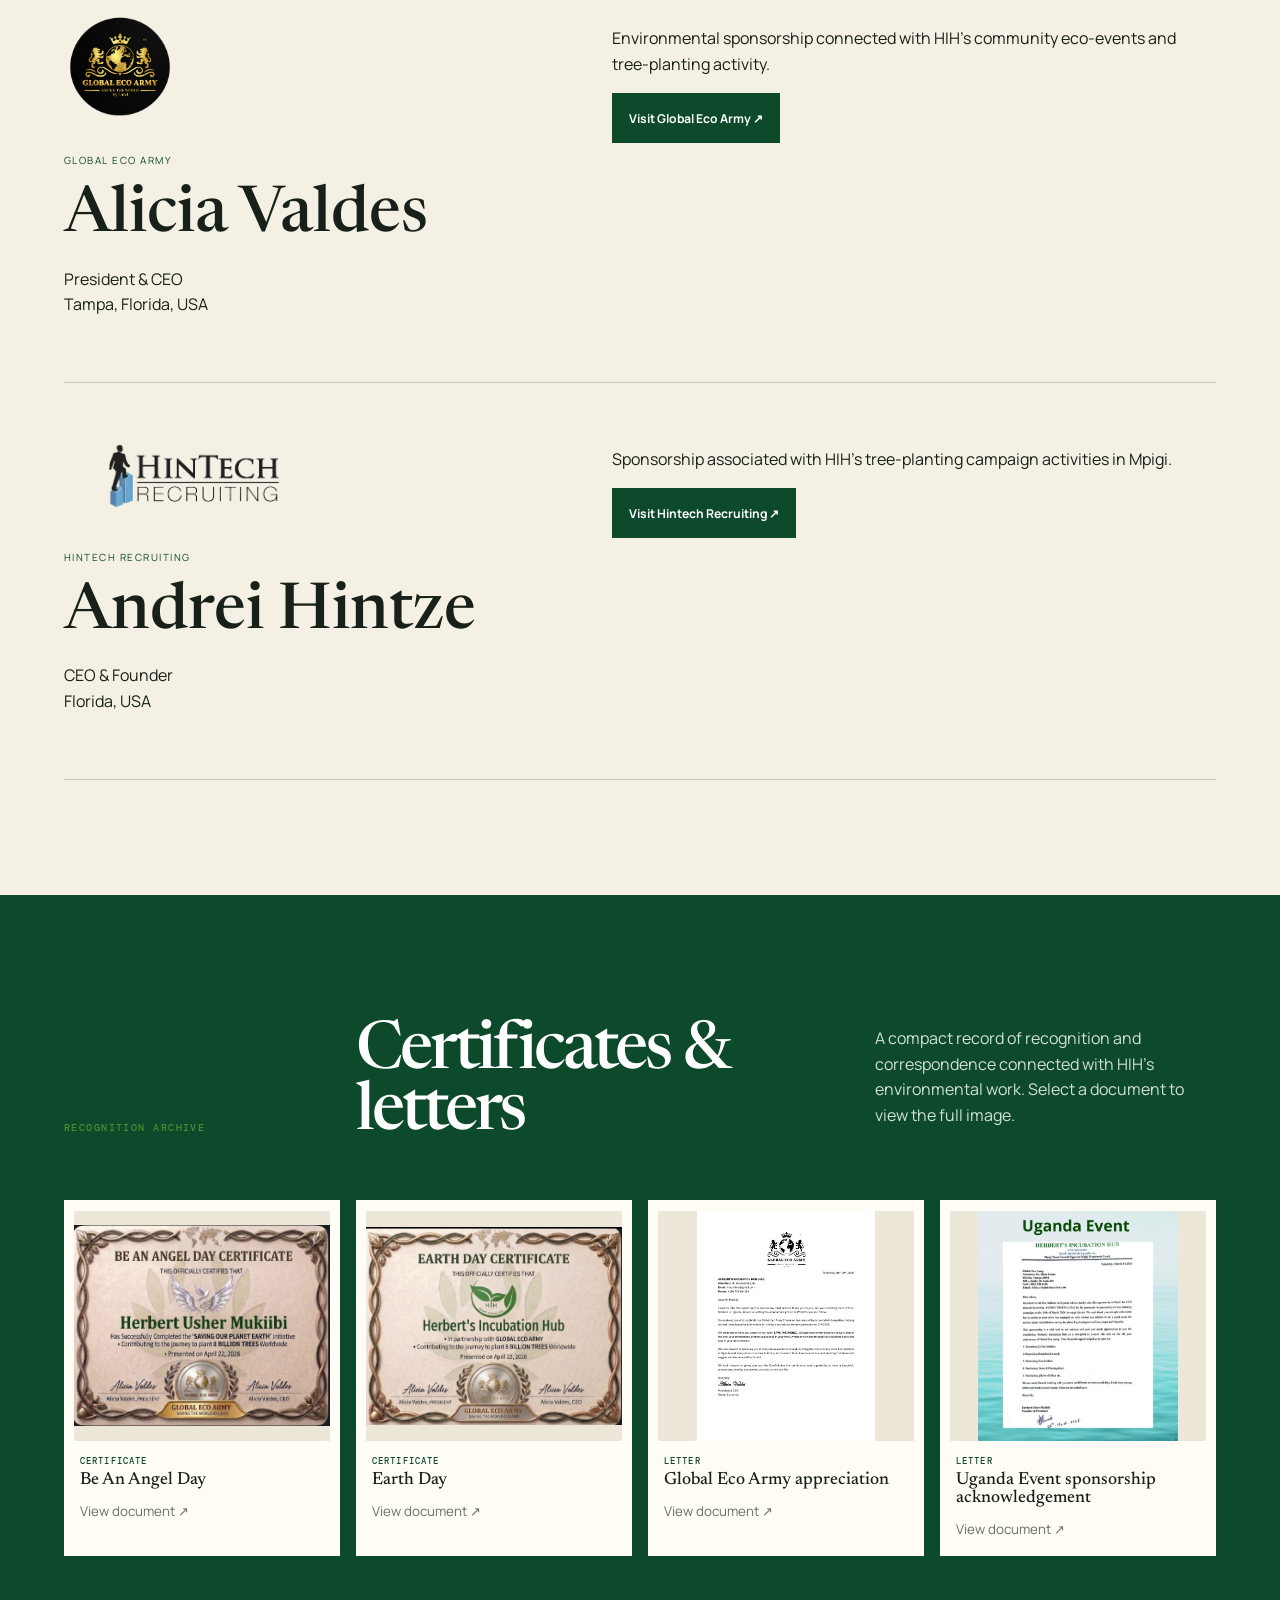
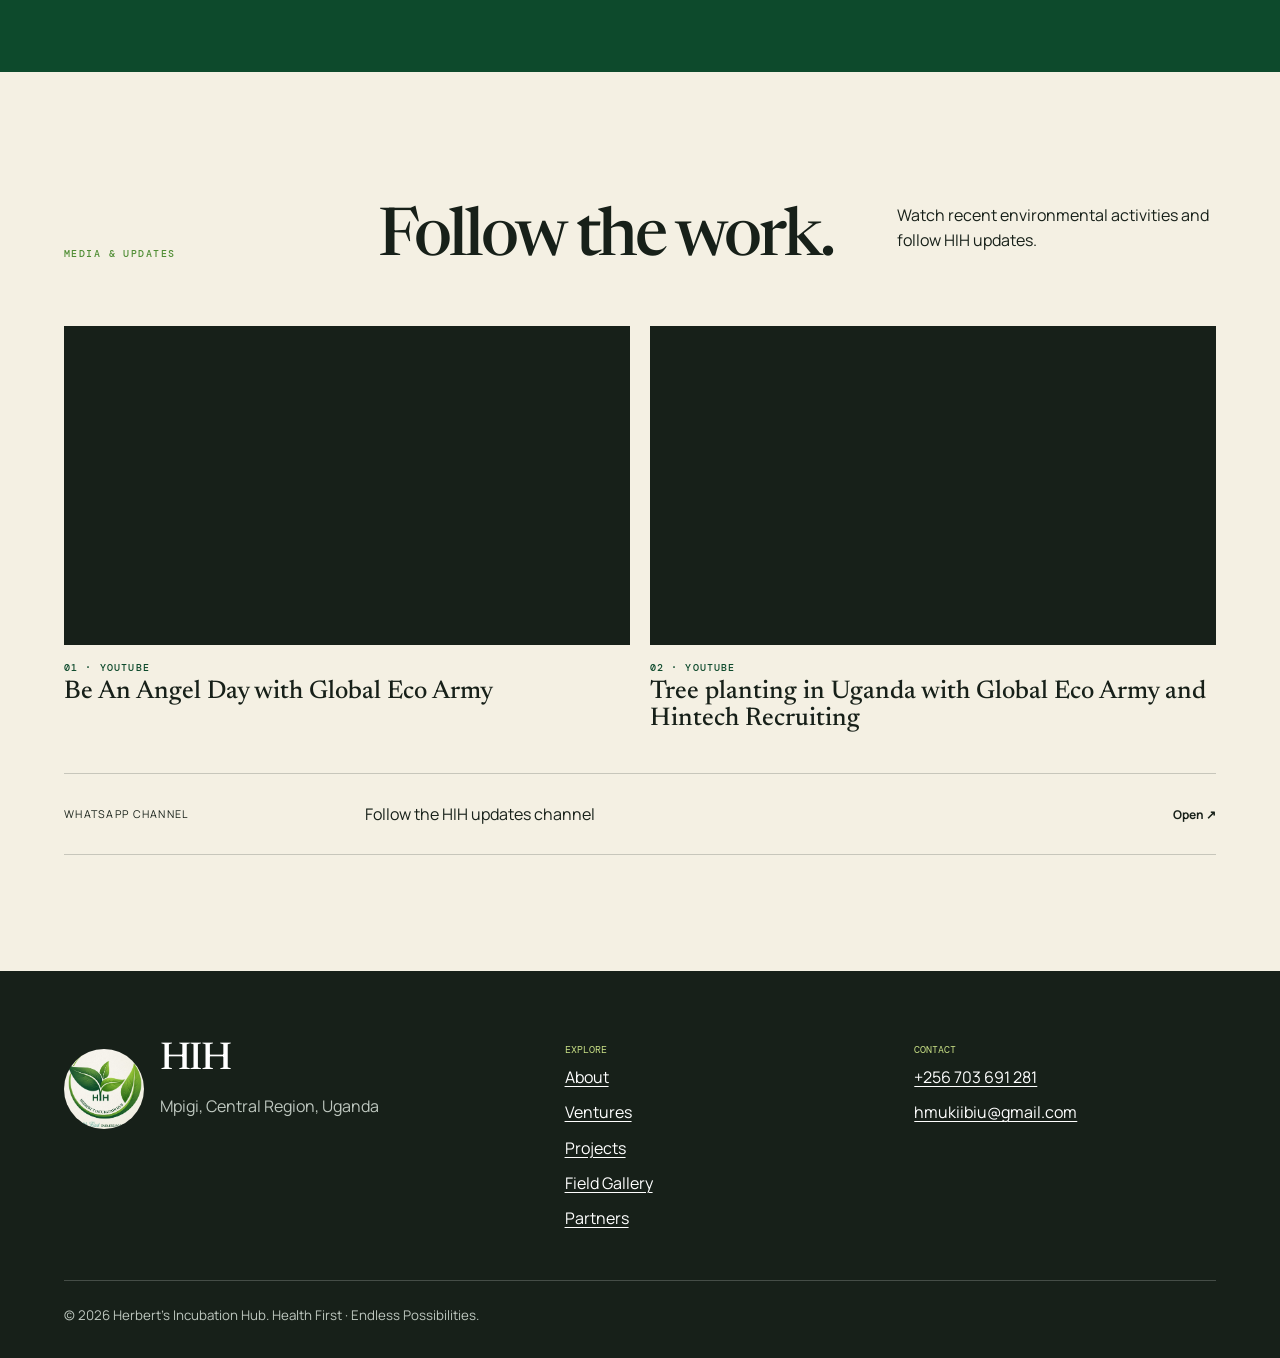
<file: pages/partners.html>
<!doctype html>
<html lang="en">
  <head>
    <meta charset="UTF-8" />
    <meta name="viewport" content="width=device-width,initial-scale=1" />
    <meta
      name="description"
      content="Partners, sponsors and environmental recognition connected with Herbert's Incubation Hub in Mpigi, Uganda."
    />
    <title>Partners & Recognition | Herbert's Incubation Hub</title>
    <link rel="icon" type="image/jpeg" href="../logo.jpeg" />
    <link rel="stylesheet" href="../css/styles.css" />
  </head>
  <body>
    <a class="skip" href="#main">Skip to content</a>
    <header class="site-header">
      <a class="brand" href="../index.html"
        ><img src="../logo.jpeg" alt="" /><span
          ><strong>Herbert's Incubation Hub</strong
          ><small>Health first · endless possibilities</small></span
        ></a
      >
      <button
        class="menu-toggle"
        aria-expanded="false"
        aria-label="Toggle navigation"
      >
        <span></span><span></span><span></span>
      </button>
      <nav class="nav">
        <a href="../index.html">Home</a><a href="about.html">About</a
        ><a href="services.html">Ventures</a><a href="projects.html">Projects</a
        ><a href="gallery.html">Field Gallery</a
        ><a aria-current="page" href="partners.html">Partners</a
        ><a class="nav-cta" href="contact.html">Contact</a>
      </nav>
    </header>
    <main id="main">
      <section class="page-hero partners-hero">
        <div class="reveal">
          <p class="eyebrow">Partners & recognition</p>
          <h1>Shared purpose.<br />Practical support.</h1>
        </div>
        <div class="side reveal">
          <p class="lead">
            Relationships that support enterprise and environmental action in
            Mpigi.
          </p>
          <p>
            HIH acknowledges the people and organisations contributing
            knowledge, sponsorship and collaboration.
          </p>
        </div>
      </section>

      <section class="partner-page-section">
        <div class="partner-page-heading reveal">
          <p class="index">01 / Network</p>
          <h2>Partner</h2>
        </div>
        <article class="profile-row featured-profile reveal">
          <div>
            <span class="support-type">Avocado value-chain partner</span>
            <h3>Dr. Peter Bachmann</h3>
            <p>Winterthur, Switzerland</p>
          </div>
          <div>
            <p>
              The Bachmann Foundation documents work in Mpigi exploring the
              potential benefits and value of the avocado kernel.
            </p>
            <a
              class="button dark"
              href="https://bachmann-foundation.org/2023/12/12/december-2023-uganda-mpigi-kernel-of-the-avocado-fruit-brings-benefits-and-healing/"
              target="_blank"
              rel="noopener"
              >Read the foundation article ↗</a
            >
          </div>
        </article>
      </section>

      <section class="partner-page-section sponsor-area">
        <div class="partner-page-heading reveal">
          <p class="index">02 / Support</p>
          <h2>Sponsorship</h2>
        </div>
        <div class="sponsor-profiles">
          <article class="profile-row reveal">
            <div class="sponsor-identity">
              <img
                class="sponsor-logo sponsor-logo-round"
                src="../images/global-eco-army-logo-extracted.png"
                alt="Global Eco Army logo"
              />
              <span class="support-type">Global Eco Army</span>
              <h3>Alicia Valdes</h3>
              <p>President & CEO<br />Tampa, Florida, USA</p>
            </div>
            <div>
              <p>
                Environmental sponsorship connected with HIH’s community
                eco-events and tree-planting activity.
              </p>
              <a
                class="button dark"
                href="https://www.globalecoarmy.org/"
                target="_blank"
                rel="noopener"
                >Visit Global Eco Army ↗</a
              >
            </div>
          </article>
          <article class="profile-row reveal">
            <div class="sponsor-identity">
              <img
                class="sponsor-logo sponsor-logo-wide"
                src="../images/hintech-recruiting-logo-extracted.png"
                alt="Hintech Recruiting logo"
              />
              <span class="support-type">Hintech Recruiting</span>
              <h3>Andrei Hintze</h3>
              <p>CEO & Founder<br />Florida, USA</p>
            </div>
            <div>
              <p>
                Sponsorship associated with HIH’s tree-planting campaign
                activities in Mpigi.
              </p>
              <a
                class="button dark"
                href="https://hintechrecruiting.com/about-us/"
                target="_blank"
                rel="noopener"
                >Visit Hintech Recruiting ↗</a
              >
            </div>
          </article>
        </div>
      </section>

      <section class="evidence-section" id="recognition">
        <div class="evidence-heading reveal">
          <p class="eyebrow">Recognition archive</p>
          <h2>Certificates & letters</h2>
          <p>
            A compact record of recognition and correspondence connected with
            HIH’s environmental work. Select a document to view the full image.
          </p>
        </div>
        <div class="evidence-grid">
          <a
            class="evidence-card reveal"
            href="../images/be-an-angel-day-certificate.jpeg"
            target="_blank"
            ><img
              src="../images/be-an-angel-day-certificate.jpeg"
              alt="Be An Angel Day certificate presented to Herbert Usher Mukiibi"
            />
            <div>
              <span>Certificate</span><strong>Be An Angel Day</strong
              ><small>View document ↗</small>
            </div></a
          >
          <a
            class="evidence-card reveal"
            href="../images/earth-day-certificate.jpeg"
            target="_blank"
            ><img
              src="../images/earth-day-certificate.jpeg"
              alt="Earth Day certificate presented to Herbert's Incubation Hub"
            />
            <div>
              <span>Certificate</span><strong>Earth Day</strong
              ><small>View document ↗</small>
            </div></a
          >
          <a
            class="evidence-card reveal"
            href="../images/global-eco-army-recommendation.jpeg"
            target="_blank"
            ><img
              src="../images/global-eco-army-recommendation.jpeg"
              alt="Letter of appreciation from Global Eco Army to Herbert's Incubation Hub"
            />
            <div>
              <span>Letter</span><strong>Global Eco Army appreciation</strong
              ><small>View document ↗</small>
            </div></a
          >
          <a
            class="evidence-card reveal"
            href="../images/uganda-event-sponsorship-letter.jpeg"
            target="_blank"
            ><img
              src="../images/uganda-event-sponsorship-letter.jpeg"
              alt="Uganda Event sponsorship acknowledgement letter from Herbert's Incubation Hub"
            />
            <div>
              <span>Letter</span
              ><strong>Uganda Event sponsorship acknowledgement</strong
              ><small>View document ↗</small>
            </div></a
          >
        </div>
      </section>

      <section class="reference-section" id="media">
        <div class="reference-intro reveal">
          <p class="eyebrow">Media & updates</p>
          <h2>Follow the work.</h2>
          <p>Watch recent environmental activities and follow HIH updates.</p>
        </div>
        <div class="video-embed-grid">
          <article class="video-embed-card reveal">
            <div class="video-frame">
              <iframe
                loading="lazy"
                src="https://www.youtube-nocookie.com/embed/SwTrmzm4VYM"
                title="Be An Angel Day with Global Eco Army"
                allow="accelerometer; autoplay; clipboard-write; encrypted-media; gyroscope; picture-in-picture; web-share"
                referrerpolicy="strict-origin-when-cross-origin"
                allowfullscreen
              ></iframe>
            </div>
            <span>01 · YouTube</span>
            <h3>Be An Angel Day with Global Eco Army</h3>
          </article>
          <article class="video-embed-card reveal">
            <div class="video-frame">
              <iframe
                loading="lazy"
                src="https://www.youtube-nocookie.com/embed/PQCmv5sZFLQ"
                title="Global Eco Army and Hintech Recruiting planting trees in Uganda with Herbert's Incubation Hub"
                allow="accelerometer; autoplay; clipboard-write; encrypted-media; gyroscope; picture-in-picture; web-share"
                referrerpolicy="strict-origin-when-cross-origin"
                allowfullscreen
              ></iframe>
            </div>
            <span>02 · YouTube</span>
            <h3>
              Tree planting in Uganda with Global Eco Army and Hintech
              Recruiting
            </h3>
          </article>
        </div>
        <div class="reference-links channel-link">
          <a
            class="reference-link reveal"
            href="https://whatsapp.com/channel/0029VbCMiuBADTO8QB7e1p3t"
            target="_blank"
            rel="noopener"
            ><span>WhatsApp channel</span
            ><strong>Follow the HIH updates channel</strong><i>Open ↗</i></a
          >
        </div>
      </section>
    </main>
    <footer class="footer">
      <div>
        <div class="footer-brand">
          <img src="../logo.jpeg" alt="HIH logo" />
          <div>
            <h2>HIH</h2>
            <p>Mpigi, Central Region, Uganda</p>
          </div>
        </div>
      </div>
      <div class="footer-links">
        <strong>Explore</strong><a href="about.html">About</a
        ><a href="services.html">Ventures</a><a href="projects.html">Projects</a
        ><a href="gallery.html">Field Gallery</a
        ><a href="partners.html">Partners</a>
      </div>
      <div class="footer-links">
        <strong>Contact</strong><a href="tel:+256703691281">+256 703 691 281</a
        ><a href="mailto:hmukiibiu@gmail.com">hmukiibiu@gmail.com</a>
      </div>
      <small
        >© 2026 Herbert’s Incubation Hub. Health First · Endless
        Possibilities.</small
      >
    </footer>
    <script src="../js/main.js"></script>
  </body>
</html>
</file>
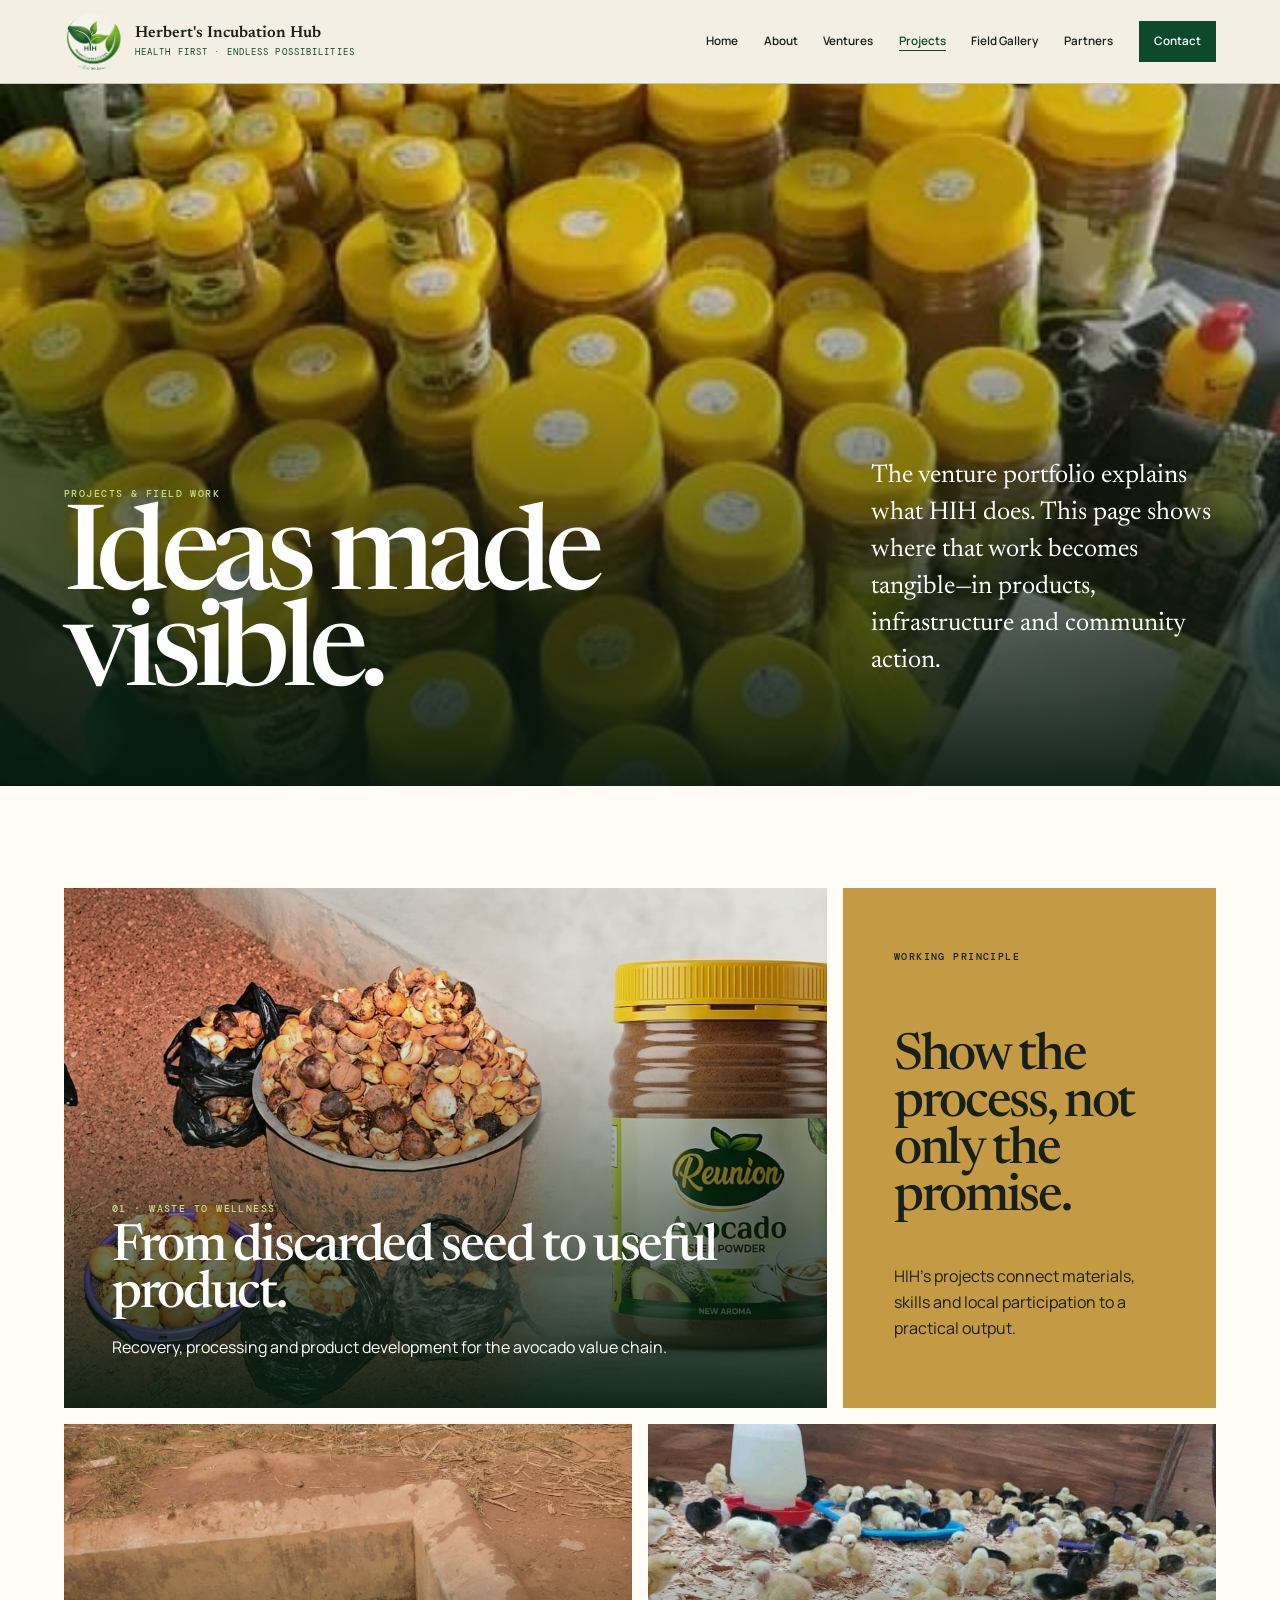
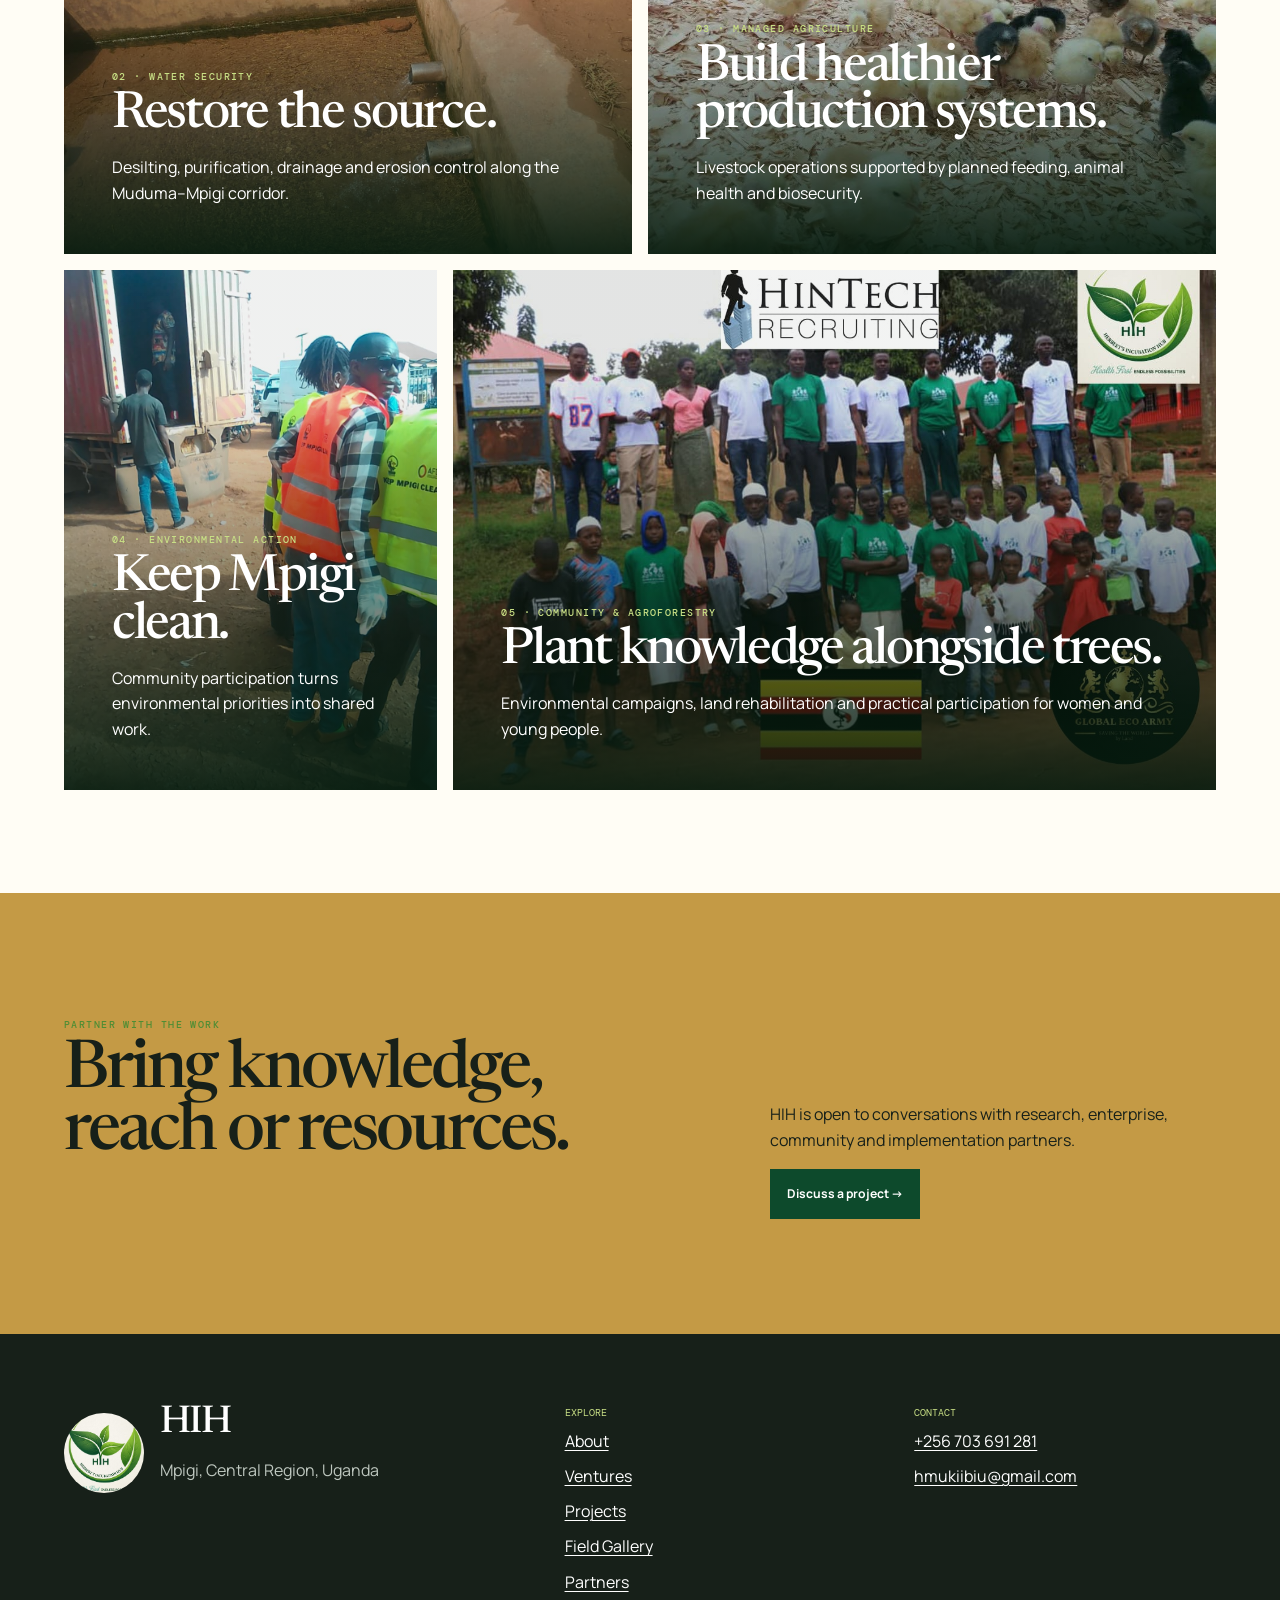
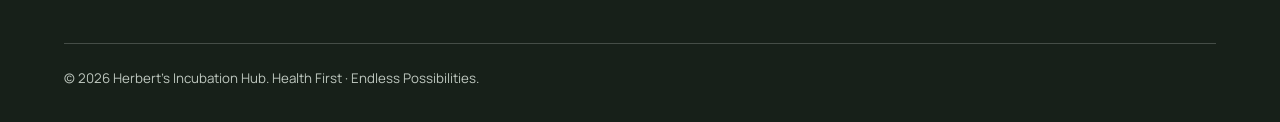
<file: pages/projects.html>
<!doctype html>
<html lang="en">
  <head>
    <meta charset="UTF-8" />
    <meta name="viewport" content="width=device-width,initial-scale=1" />
    <meta
      name="description"
      content="See practical project areas advanced by Herbert's Incubation Hub in Mpigi, Uganda."
    />
    <title>Projects | Herbert's Incubation Hub</title>
    <link rel="icon" type="image/jpeg" href="../logo.jpeg" />
    <link rel="stylesheet" href="../css/styles.css" />
  </head>
  <body>
    <a class="skip" href="#main">Skip to content</a>
    <header class="site-header">
      <a class="brand" href="../index.html"
        ><img src="../logo.jpeg" alt="" /><span
          ><strong>Herbert's Incubation Hub</strong
          ><small>Health first · endless possibilities</small></span
        ></a
      ><button
        class="menu-toggle"
        aria-expanded="false"
        aria-label="Toggle navigation"
      >
        <span></span><span></span><span></span>
      </button>
      <nav class="nav">
        <a href="../index.html">Home</a><a href="about.html">About</a
        ><a href="services.html">Ventures</a
        ><a aria-current="page" href="projects.html">Projects</a
        ><a href="gallery.html">Field Gallery</a
        ><a href="partners.html">Partners</a
        ><a class="nav-cta" href="contact.html">Contact</a>
      </nav>
    </header>
    <main id="main">
      <section class="project-cover">
        <img
          src="../b5b978fa-2dc8-464f-bcd1-d328f87288bb.jpeg"
          alt="A production table filled with packaged Reunion avocado seed products"
        />
        <div class="project-cover-copy">
          <div class="reveal">
            <p class="eyebrow">Projects & field work</p>
            <h1>Ideas made visible.</h1>
          </div>
          <div class="reveal">
            <p class="lead">
              The venture portfolio explains what HIH does. This page shows
              where that work becomes tangible—in products, infrastructure and
              community action.
            </p>
          </div>
        </div>
      </section>
      <section class="project-board">
        <article class="case-card case-wide reveal">
          <img
            src="../03a83967-db82-44b0-a0a4-e61310265f9a.jpeg"
            alt="Recovered avocado seeds beside a packaged avocado seed product"
          />
          <div class="case-copy">
            <p class="eyebrow">01 · Waste to Wellness</p>
            <h2>From discarded seed to useful product.</h2>
            <p>
              Recovery, processing and product development for the avocado value
              chain.
            </p>
          </div>
        </article>
        <aside class="project-note reveal">
          <p class="index">Working principle</p>
          <div>
            <h2>Show the process, not only the promise.</h2>
            <p>
              HIH’s projects connect materials, skills and local participation
              to a practical output.
            </p>
          </div>
        </aside>
        <article class="case-card case-half case-short reveal">
          <img
            src="../21c08e1a-e44f-449b-b9be-77ad8adf7b06.jpeg"
            alt="Community water infrastructure in Mpigi"
          />
          <div class="case-copy">
            <p class="eyebrow">02 · Water security</p>
            <h2>Restore the source.</h2>
            <p>
              Desilting, purification, drainage and erosion control along the
              Muduma–Mpigi corridor.
            </p>
          </div>
        </article>
        <article class="case-card case-half case-short reveal">
          <img
            src="../f5054577-4f7f-49c5-9303-236e322b0ffb.jpeg"
            alt="Young poultry in a managed enclosure"
          />
          <div class="case-copy">
            <p class="eyebrow">03 · Managed agriculture</p>
            <h2>Build healthier production systems.</h2>
            <p>
              Livestock operations supported by planned feeding, animal health
              and biosecurity.
            </p>
          </div>
        </article>
        <article class="case-card case-side reveal">
          <img
            src="../9089d5b3-afbe-455d-b488-e71e1ca9c656.jpeg"
            alt="Volunteers wearing Keep Mpigi Clean safety vests"
          />
          <div class="case-copy">
            <p class="eyebrow">04 · Environmental action</p>
            <h2>Keep Mpigi clean.</h2>
            <p>
              Community participation turns environmental priorities into shared
              work.
            </p>
          </div>
        </article>
        <article class="case-card case-wide reveal">
          <img
            src="../images/hih-global-eco-army-community.jpeg"
            alt="HIH and Global Eco Army community members gathered in Mpigi"
          />
          <div class="case-copy">
            <p class="eyebrow">05 · Community & agroforestry</p>
            <h2>Plant knowledge alongside trees.</h2>
            <p>
              Environmental campaigns, land rehabilitation and practical
              participation for women and young people.
            </p>
          </div>
        </article>
      </section>
      <section class="section closing reveal">
        <div>
          <p class="eyebrow">Partner with the work</p>
          <h2>Bring knowledge, reach or resources.</h2>
        </div>
        <div>
          <p>
            HIH is open to conversations with research, enterprise, community
            and implementation partners.
          </p>
          <a class="button dark" href="contact.html">Discuss a project →</a>
        </div>
      </section>
    </main>
    <footer class="footer">
      <div>
        <div class="footer-brand">
          <img src="../logo.jpeg" alt="HIH logo" />
          <div>
            <h2>HIH</h2>
            <p>Mpigi, Central Region, Uganda</p>
          </div>
        </div>
      </div>
      <div class="footer-links">
        <strong>Explore</strong><a href="about.html">About</a
        ><a href="services.html">Ventures</a><a href="projects.html">Projects</a
        ><a href="gallery.html">Field Gallery</a>
        <a href="partners.html">Partners</a>
      </div>
      <div class="footer-links">
        <strong>Contact</strong><a href="tel:+256703691281">+256 703 691 281</a
        ><a href="mailto:hmukiibiu@gmail.com">hmukiibiu@gmail.com</a>
      </div>
      <small
        >© 2026 Herbert’s Incubation Hub. Health First · Endless
        Possibilities.</small
      >
    </footer>
    <script src="../js/main.js"></script>
  </body>
</html>
</file>
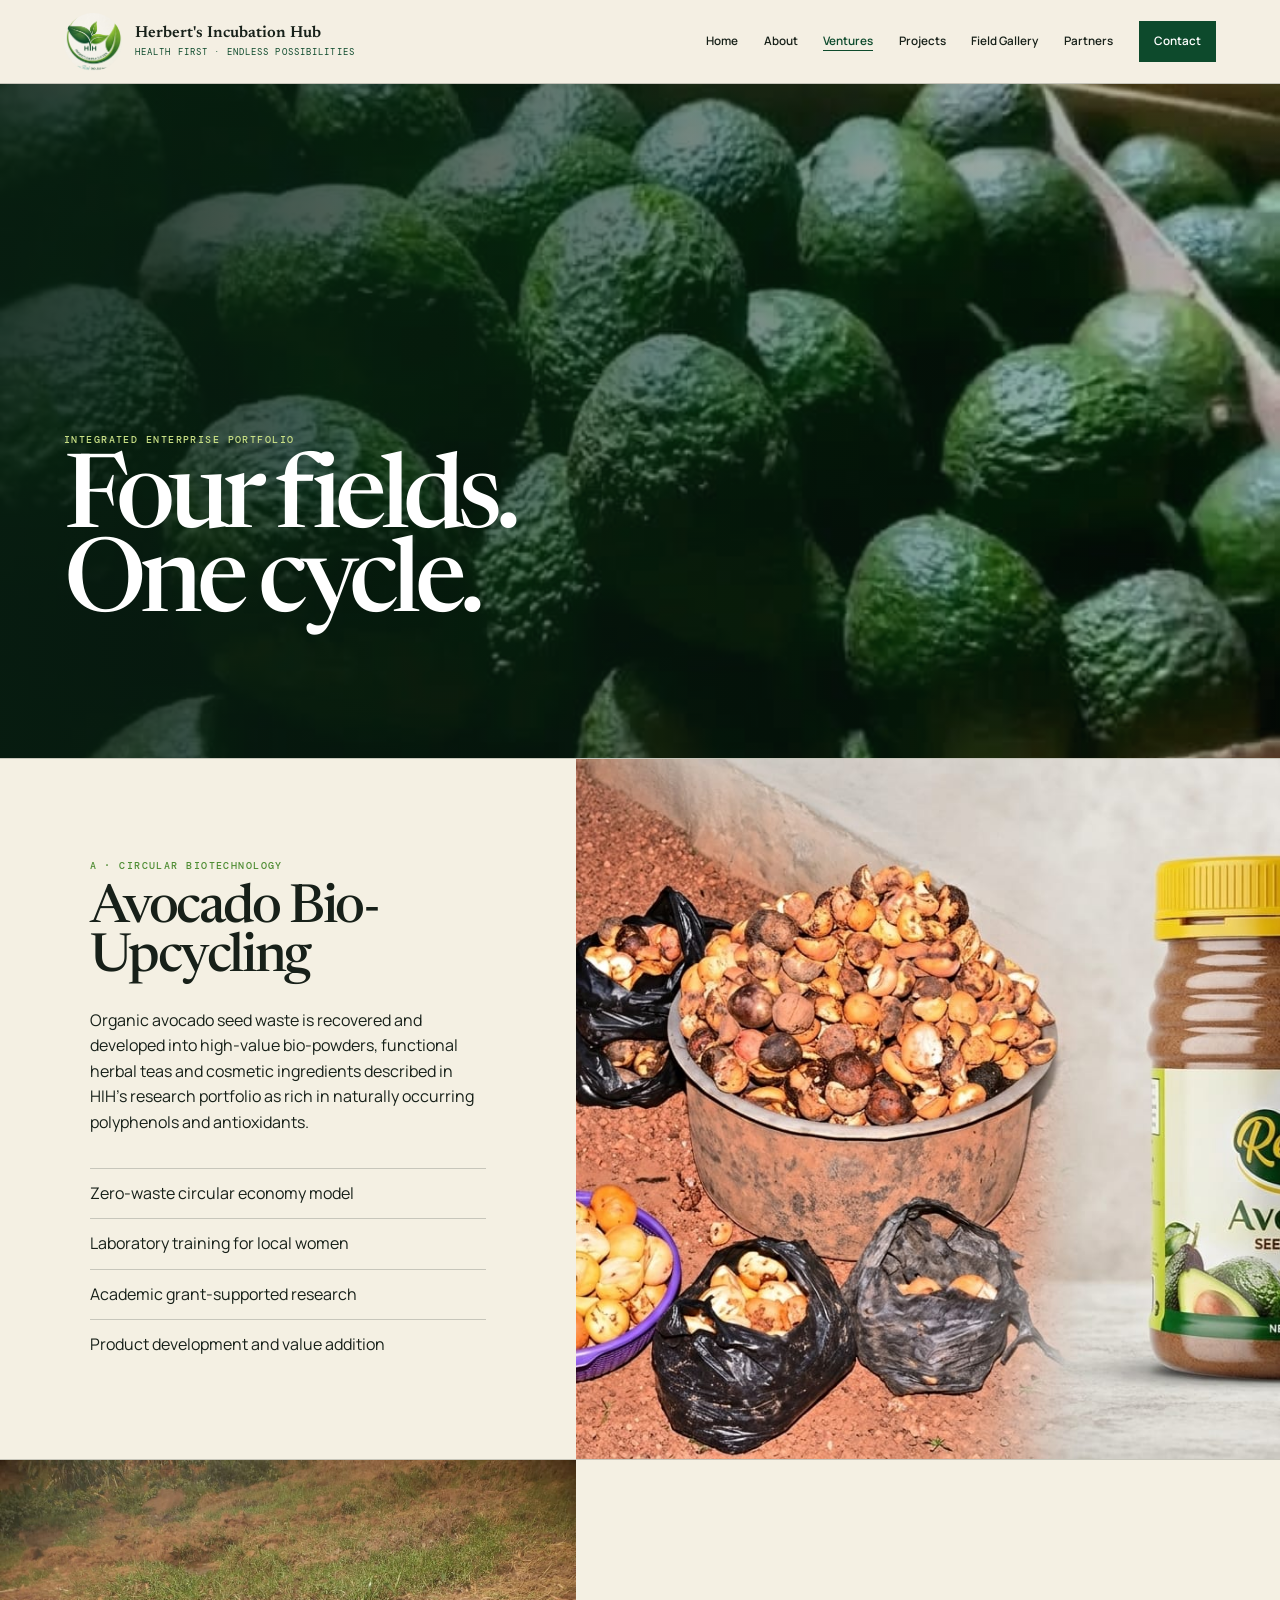
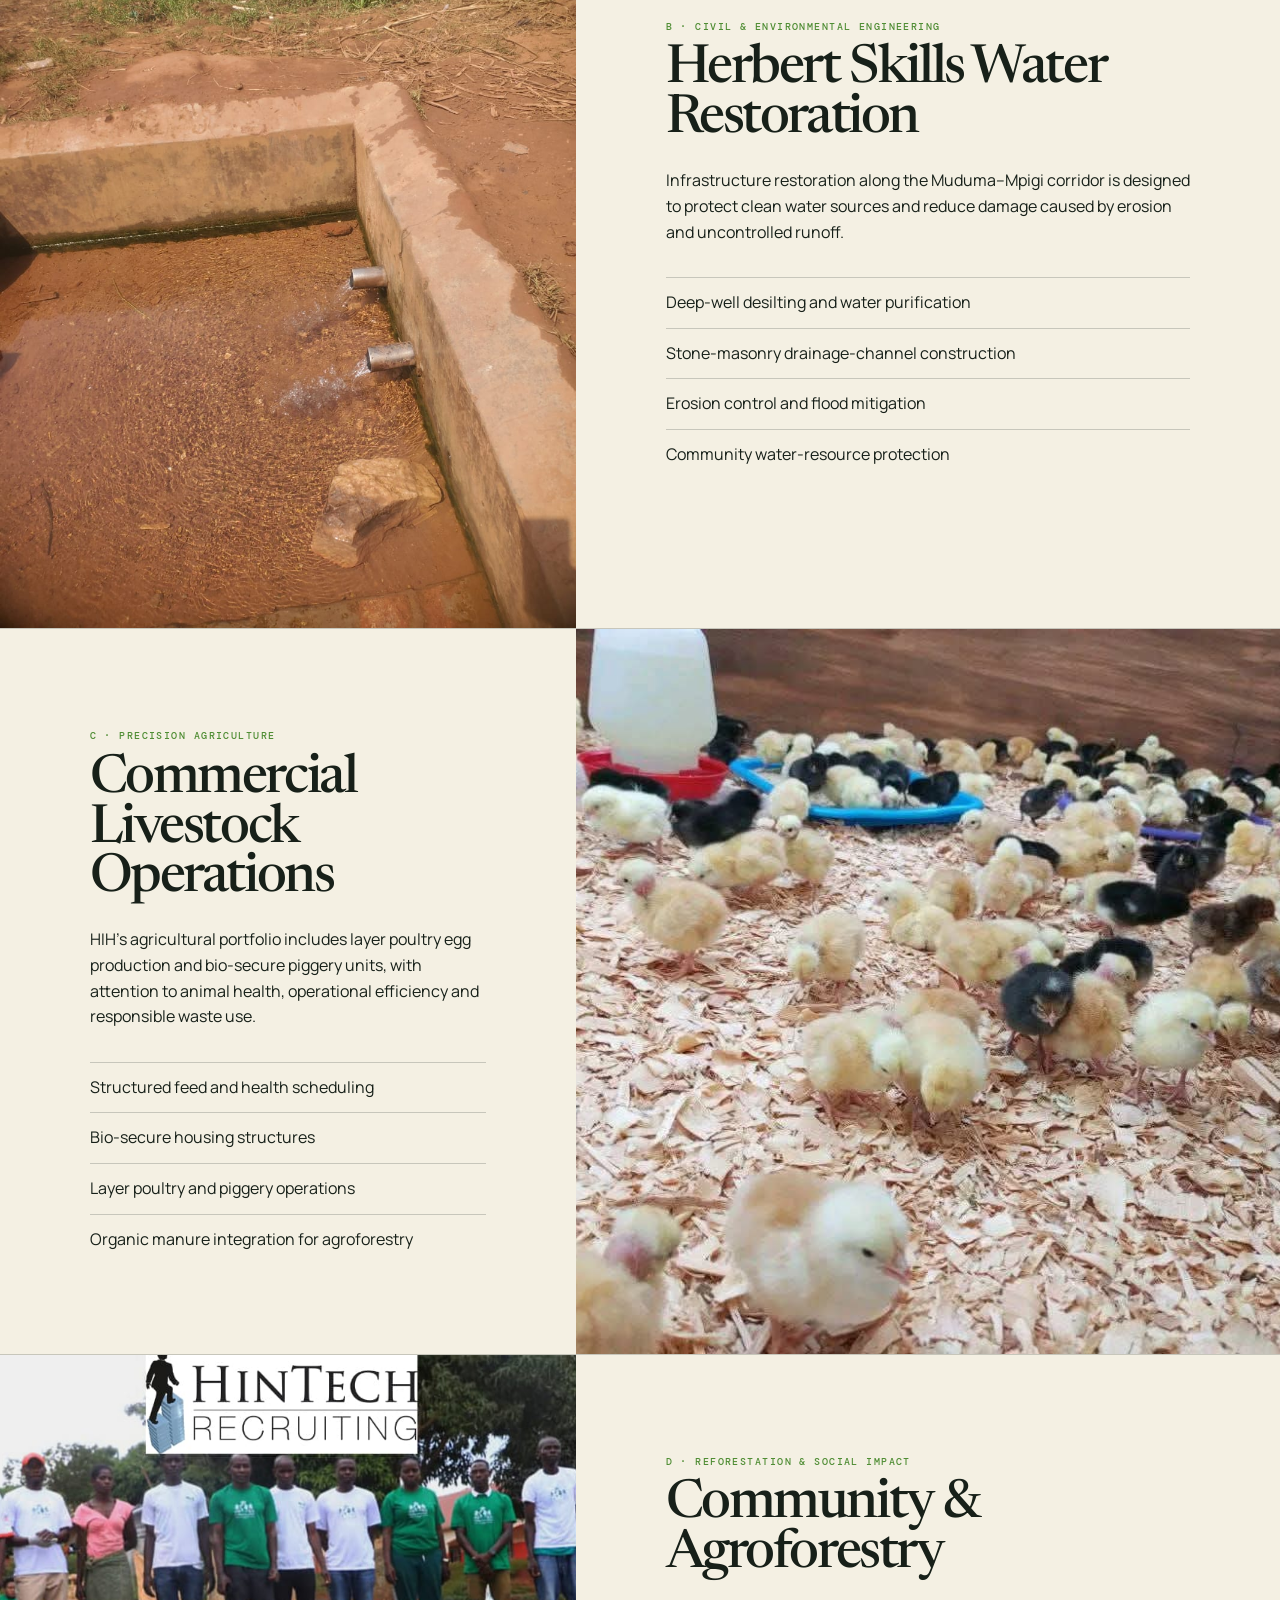
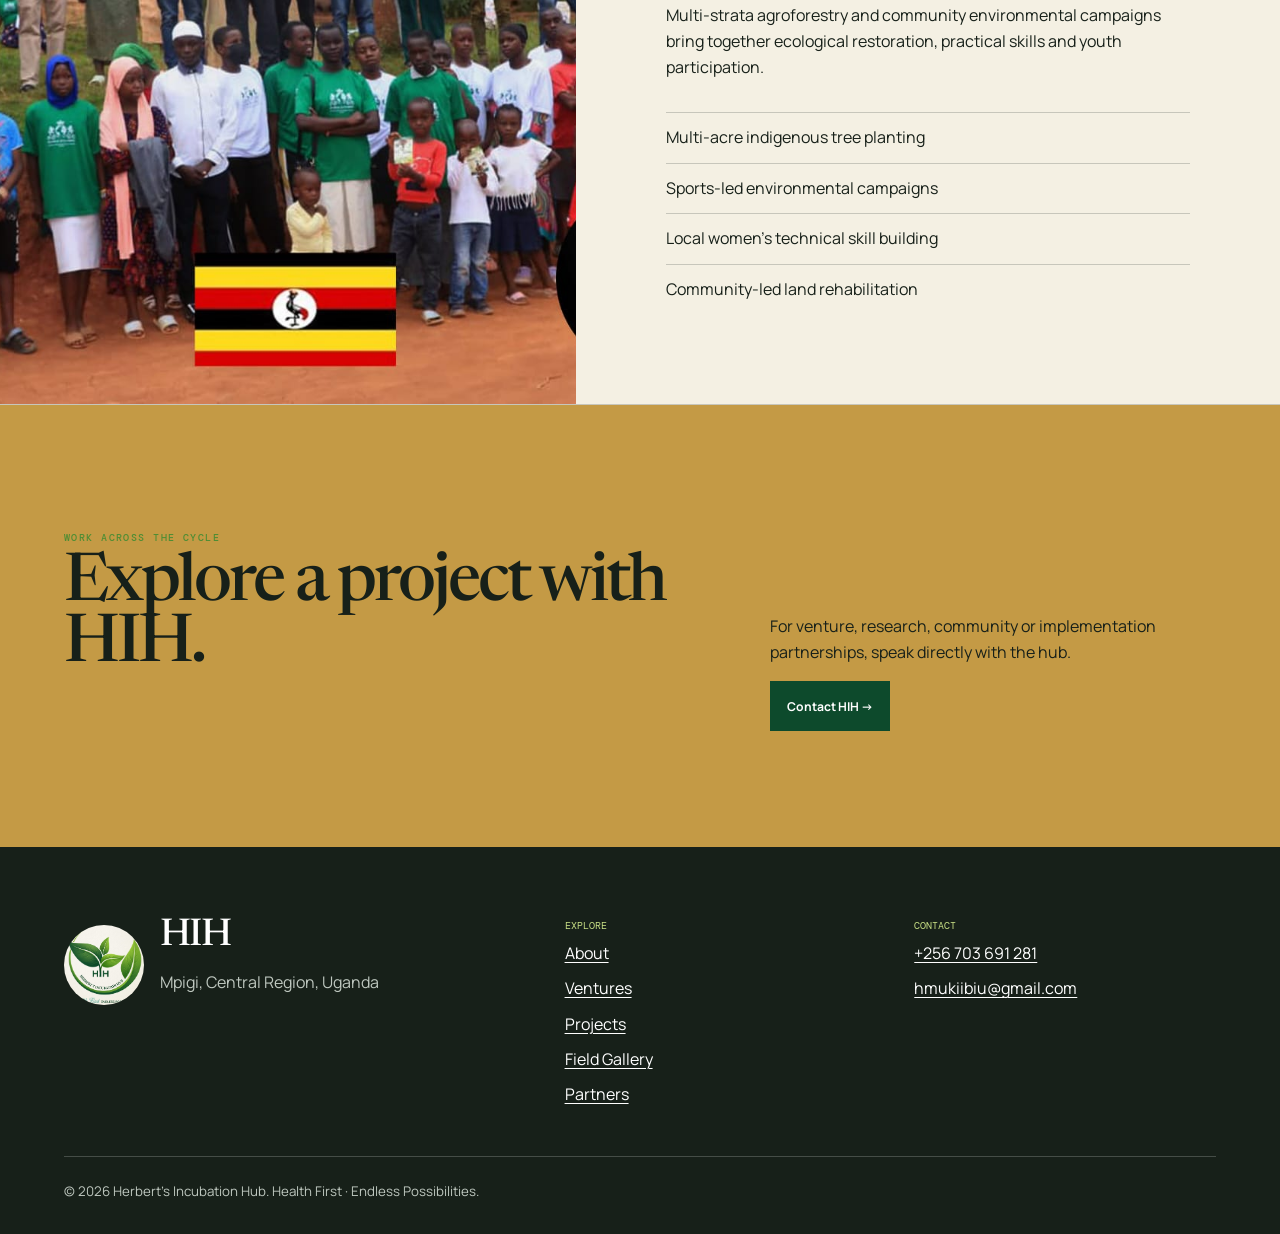
<file: pages/services.html>
<!doctype html>
<html lang="en">
  <head>
    <meta charset="UTF-8" />
    <meta name="viewport" content="width=device-width,initial-scale=1" />
    <meta
      name="description"
      content="Explore HIH ventures in avocado bio-upcycling, water restoration, commercial livestock and community agroforestry."
    />
    <title>Ventures | Herbert's Incubation Hub</title>
    <link rel="icon" type="image/jpeg" href="../logo.jpeg" />
    <link rel="stylesheet" href="../css/styles.css" />
  </head>
  <body>
    <a class="skip" href="#main">Skip to content</a>
    <header class="site-header">
      <a class="brand" href="../index.html"
        ><img src="../logo.jpeg" alt="" /><span
          ><strong>Herbert's Incubation Hub</strong
          ><small>Health first · endless possibilities</small></span
        ></a
      ><button
        class="menu-toggle"
        aria-expanded="false"
        aria-label="Toggle navigation"
      >
        <span></span><span></span><span></span>
      </button>
      <nav class="nav">
        <a href="../index.html">Home</a><a href="about.html">About</a
        ><a aria-current="page" href="services.html">Ventures</a
        ><a href="projects.html">Projects</a
        ><a href="gallery.html">Field Gallery</a
        ><a href="partners.html">Partners</a
        ><a class="nav-cta" href="contact.html">Contact</a>
      </nav>
    </header>
    <main id="main">
      <section class="page-hero photo">
        <img
          src="../15875ef1-bdb5-48a9-9c2e-e0245bd71ec3.jpeg"
          alt="Avocados prepared in produce boxes"
        />
        <div class="reveal">
          <p class="eyebrow">Integrated enterprise portfolio</p>
          <h1>Four fields.<br />One cycle.</h1>
        </div>
      </section>
      <section class="venture-detail" id="avocado">
        <div class="venture-picture">
          <img
            src="../03a83967-db82-44b0-a0a4-e61310265f9a.jpeg"
            alt="Recovered avocado seeds beside Reunion avocado seed powder"
          />
        </div>
        <div class="venture-copy reveal">
          <p class="eyebrow">A · Circular biotechnology</p>
          <h2>Avocado Bio-Upcycling</h2>
          <p>
            Organic avocado seed waste is recovered and developed into
            high-value bio-powders, functional herbal teas and cosmetic
            ingredients described in HIH’s research portfolio as rich in
            naturally occurring polyphenols and antioxidants.
          </p>
          <ul>
            <li>Zero-waste circular economy model</li>
            <li>Laboratory training for local women</li>
            <li>Academic grant-supported research</li>
            <li>Product development and value addition</li>
          </ul>
        </div>
      </section>
      <section class="venture-detail" id="water">
        <div class="venture-picture">
          <img
            src="../21c08e1a-e44f-449b-b9be-77ad8adf7b06.jpeg"
            alt="Community water point undergoing restoration"
          />
        </div>
        <div class="venture-copy reveal">
          <p class="eyebrow">B · Civil & environmental engineering</p>
          <h2>Herbert Skills Water Restoration</h2>
          <p>
            Infrastructure restoration along the Muduma–Mpigi corridor is
            designed to protect clean water sources and reduce damage caused by
            erosion and uncontrolled runoff.
          </p>
          <ul>
            <li>Deep-well desilting and water purification</li>
            <li>Stone-masonry drainage-channel construction</li>
            <li>Erosion control and flood mitigation</li>
            <li>Community water-resource protection</li>
          </ul>
        </div>
      </section>
      <section class="venture-detail" id="livestock">
        <div class="venture-picture">
          <img
            src="../f5054577-4f7f-49c5-9303-236e322b0ffb.jpeg"
            alt="Young poultry in a managed enclosure"
          />
        </div>
        <div class="venture-copy reveal">
          <p class="eyebrow">C · Precision agriculture</p>
          <h2>Commercial Livestock Operations</h2>
          <p>
            HIH’s agricultural portfolio includes layer poultry egg production
            and bio-secure piggery units, with attention to animal health,
            operational efficiency and responsible waste use.
          </p>
          <ul>
            <li>Structured feed and health scheduling</li>
            <li>Bio-secure housing structures</li>
            <li>Layer poultry and piggery operations</li>
            <li>Organic manure integration for agroforestry</li>
          </ul>
        </div>
      </section>
      <section class="venture-detail" id="community">
        <div class="venture-picture">
          <img
            src="../images/hih-global-eco-army-community.jpeg"
            alt="HIH and Global Eco Army community members gathered in Mpigi"
          />
        </div>
        <div class="venture-copy reveal">
          <p class="eyebrow">D · Reforestation & social impact</p>
          <h2>Community & Agroforestry</h2>
          <p>
            Multi-strata agroforestry and community environmental campaigns
            bring together ecological restoration, practical skills and youth
            participation.
          </p>
          <ul>
            <li>Multi-acre indigenous tree planting</li>
            <li>Sports-led environmental campaigns</li>
            <li>Local women’s technical skill building</li>
            <li>Community-led land rehabilitation</li>
          </ul>
        </div>
      </section>
      <section class="section closing reveal">
        <div>
          <p class="eyebrow">Work across the cycle</p>
          <h2>Explore a project with HIH.</h2>
        </div>
        <div>
          <p>
            For venture, research, community or implementation partnerships,
            speak directly with the hub.
          </p>
          <a class="button dark" href="contact.html">Contact HIH →</a>
        </div>
      </section>
    </main>
    <footer class="footer">
      <div>
        <div class="footer-brand">
          <img src="../logo.jpeg" alt="HIH logo" />
          <div>
            <h2>HIH</h2>
            <p>Mpigi, Central Region, Uganda</p>
          </div>
        </div>
      </div>
      <div class="footer-links">
        <strong>Explore</strong><a href="about.html">About</a
        ><a href="services.html">Ventures</a><a href="projects.html">Projects</a
        ><a href="gallery.html">Field Gallery</a>
        <a href="partners.html">Partners</a>
      </div>
      <div class="footer-links">
        <strong>Contact</strong><a href="tel:+256703691281">+256 703 691 281</a
        ><a href="mailto:hmukiibiu@gmail.com">hmukiibiu@gmail.com</a>
      </div>
      <small
        >© 2026 Herbert’s Incubation Hub. Health First · Endless
        Possibilities.</small
      >
    </footer>
    <script src="../js/main.js"></script>
  </body>
</html>
</file>
<file: css/styles.css>
@import url("https://fonts.googleapis.com/css2?family=DM+Mono:wght@400;500&family=Manrope:wght@400;500;600;700&family=Newsreader:opsz,wght@6..72,400;6..72,500;6..72,600&display=swap");
:root {
  --ink: #172019;
  --forest: #0d4a2c;
  --leaf: #4f8d34;
  --lime: #9abd56;
  --cream: #f4f0e3;
  --paper: #fffdf5;
  --gold: #c49a45;
  --line: rgba(23, 32, 25, 0.2);
  --serif: "Newsreader", Georgia, serif;
  --sans: "Manrope", Arial, sans-serif;
  --mono: "DM Mono", monospace;
  --pad: clamp(1.15rem, 5vw, 5.5rem);
}
* {
  box-sizing: border-box;
}
html {
  scroll-behavior: smooth;
}
body {
  margin: 0;
  color: var(--ink);
  background: var(--cream);
  font-family: var(--sans);
  line-height: 1.6;
}
body.menu-open {
  overflow: hidden;
}
img {
  display: block;
  width: 100%;
}
a {
  color: inherit;
}
button,
input,
textarea {
  font: inherit;
}
a:focus-visible,
button:focus-visible,
input:focus-visible,
textarea:focus-visible {
  outline: 3px solid var(--gold);
  outline-offset: 3px;
}
.skip {
  position: fixed;
  left: 1rem;
  top: -5rem;
  z-index: 100;
  padding: 0.8rem 1rem;
  color: white;
  background: var(--ink);
}
.skip:focus {
  top: 1rem;
}
.site-header {
  min-height: 84px;
  padding: 0.7rem var(--pad);
  display: flex;
  align-items: center;
  justify-content: space-between;
  gap: 2rem;
  background: rgba(244, 240, 227, 0.96);
  border-bottom: 1px solid var(--line);
  position: relative;
  z-index: 40;
}
.brand {
  display: flex;
  align-items: center;
  gap: 0.8rem;
  text-decoration: none;
}
.brand img {
  width: 58px;
  height: 58px;
  object-fit: cover;
  border-radius: 50%;
}
.brand strong {
  display: block;
  max-width: 190px;
  font: 600 1rem/1.05 var(--serif);
}
.brand small {
  display: block;
  color: var(--forest);
  font: 0.58rem var(--mono);
  text-transform: uppercase;
  letter-spacing: 0.12em;
  margin-top: 0.25rem;
}
.nav {
  display: flex;
  align-items: center;
  gap: clamp(0.8rem, 2vw, 2rem);
}
.nav a {
  text-decoration: none;
  font-size: 0.73rem;
  font-weight: 600;
}
.nav a[aria-current="page"] {
  color: var(--forest);
  border-bottom: 1px solid;
}
.nav-cta {
  padding: 0.72rem 0.95rem;
  color: white !important;
  background: var(--forest);
  border: 0 !important;
}
.menu-toggle {
  display: none;
  min-width: 44px;
  min-height: 44px;
  border: 0;
  background: none;
}
.menu-toggle span {
  display: block;
  width: 25px;
  height: 1px;
  margin: 6px auto;
  background: currentColor;
}
.eyebrow,
.index,
.meta {
  font: 500 0.64rem var(--mono);
  letter-spacing: 0.14em;
  text-transform: uppercase;
}
.eyebrow {
  color: var(--leaf);
}
h1,
h2,
h3 {
  font-family: var(--serif);
  font-weight: 500;
  margin-top: 0;
}
h1 {
  font-size: clamp(3.7rem, 9.2vw, 9.6rem);
  line-height: 0.82;
  letter-spacing: -0.065em;
}
h2 {
  font-size: clamp(2.6rem, 5.2vw, 5.6rem);
  line-height: 0.92;
  letter-spacing: -0.045em;
}
h3 {
  font-size: clamp(1.45rem, 2.4vw, 2.25rem);
  line-height: 1.06;
}
p {
  max-width: 68ch;
}
.button {
  display: inline-flex;
  align-items: center;
  justify-content: space-between;
  gap: 1.8rem;
  min-height: 50px;
  padding: 0.78rem 1rem;
  border: 1px solid currentColor;
  text-decoration: none;
  font-size: 0.76rem;
  font-weight: 700;
  transition:
    transform 0.25s,
    background 0.25s,
    color 0.25s;
}
.button:hover {
  transform: translateY(-3px);
}
.button.light {
  color: var(--ink);
  background: var(--cream);
  border-color: var(--cream);
}
.button.dark {
  color: white;
  background: var(--forest);
  border-color: var(--forest);
}
.button.line {
  background: transparent;
}
.actions {
  display: flex;
  flex-wrap: wrap;
  gap: 0.75rem;
}
.home-hero {
  min-height: calc(100svh - 84px);
  position: relative;
  display: grid;
  align-items: end;
  overflow: hidden;
  color: white;
  background: var(--forest);
}
.home-hero > img {
  position: absolute;
  inset: 0;
  height: 100%;
  object-fit: cover;
  object-position: center 48%;
  filter: saturate(0.8) contrast(1.02);
  animation: hero-in 1.6s ease-out both;
}
.home-hero:after {
  content: "";
  position: absolute;
  inset: 0;
  background:
    linear-gradient(
      90deg,
      rgba(7, 31, 18, 0.91) 0%,
      rgba(7, 31, 18, 0.68) 42%,
      rgba(7, 31, 18, 0.12) 78%
    ),
    linear-gradient(0deg, rgba(7, 31, 18, 0.65), transparent 48%);
}
.hero-copy {
  position: relative;
  z-index: 1;
  padding: clamp(5rem, 10vw, 9rem) var(--pad) clamp(3rem, 7vw, 6rem);
  max-width: 1150px;
}
.hero-copy .eyebrow {
  color: #d5e7ad;
}
.hero-copy h1 {
  max-width: 950px;
  margin: 1.4rem 0 2rem;
}
.hero-copy h1 em {
  color: #c8df85;
  font-weight: 400;
}
.hero-lede {
  max-width: 630px;
  font-size: clamp(1rem, 1.6vw, 1.28rem);
}
.hero-note {
  position: absolute;
  z-index: 2;
  right: var(--pad);
  bottom: 2rem;
  max-width: 200px;
  padding-left: 1rem;
  border-left: 1px solid rgba(255, 255, 255, 0.5);
  font: 0.64rem/1.5 var(--mono);
  text-transform: uppercase;
  letter-spacing: 0.08em;
}
.section {
  padding: clamp(5rem, 9vw, 9rem) var(--pad);
}
.section-intro {
  display: grid;
  grid-template-columns: 0.35fr 1.15fr 0.7fr;
  gap: 5vw;
  align-items: start;
}
.lead {
  margin-top: 0;
  font: 400 clamp(1.3rem, 2vw, 1.75rem) / 1.45 var(--serif);
}
.portfolio {
  padding: 0 var(--pad) clamp(6rem, 10vw, 10rem);
}
.portfolio-head {
  padding: 3rem 0;
  display: flex;
  justify-content: space-between;
  align-items: end;
  gap: 2rem;
  border-top: 1px solid var(--line);
}
.portfolio-head h2 {
  max-width: 760px;
}
.venture-list {
  border-top: 1px solid var(--line);
}
.venture-row {
  display: grid;
  grid-template-columns: 0.15fr 0.72fr 1.13fr;
  gap: 2rem;
  align-items: start;
  padding: 2.1rem 0;
  border-bottom: 1px solid var(--line);
  text-decoration: none;
  transition:
    padding 0.25s,
    color 0.25s;
}
.venture-row:hover {
  padding-left: 1rem;
  color: var(--forest);
}
.venture-row h3 {
  margin-bottom: 0.35rem;
}
.venture-row p {
  margin: 0;
}
.venture-row .meta {
  color: var(--leaf);
}
.feature {
  display: grid;
  grid-template-columns: 1.15fr 0.85fr;
  min-height: 720px;
  background: var(--forest);
  color: white;
}
.feature-media {
  min-height: 580px;
  overflow: hidden;
}
.feature-media img {
  height: 100%;
  object-fit: cover;
  transition: transform 1s ease;
}
.feature:hover img {
  transform: scale(1.025);
}
.feature-copy {
  padding: clamp(3rem, 7vw, 7rem);
  align-self: center;
}
.feature-copy .eyebrow {
  color: #c8df85;
}
.feature-copy h2 {
  margin: 1rem 0 2rem;
}
.feature-copy ul {
  padding: 0;
  list-style: none;
  margin: 2rem 0;
}
.feature-copy li {
  padding: 0.75rem 0;
  border-top: 1px solid rgba(255, 255, 255, 0.2);
}
.image-ribbon {
  display: grid;
  grid-template-columns: 0.8fr 1.35fr 0.65fr;
  gap: 0.7rem;
  padding: 0.7rem;
  background: var(--paper);
}
.image-ribbon figure {
  margin: 0;
  min-height: 440px;
  overflow: hidden;
}
.image-ribbon img {
  height: 100%;
  object-fit: cover;
  transition: transform 0.7s ease;
}
.image-ribbon figure:hover img {
  transform: scale(1.035);
}
.image-ribbon figure:nth-child(2) {
  min-height: 550px;
}
.closing {
  display: grid;
  grid-template-columns: 1.15fr 0.85fr;
  gap: 8vw;
  align-items: end;
  background: var(--gold);
}
.reference-section {
  padding: clamp(5rem, 9vw, 9rem) var(--pad);
  background: var(--cream);
}
.reference-intro {
  display: grid;
  grid-template-columns: 0.55fr 1fr 0.7fr;
  gap: clamp(2rem, 5vw, 6rem);
  align-items: end;
  margin-bottom: 3.5rem;
}
.reference-intro h2 {
  margin: 0;
}
.reference-intro > p:last-child {
  color: var(--muted);
}
.reference-links {
  border-top: 1px solid var(--line);
}
.reference-link {
  display: grid;
  grid-template-columns: 0.45fr 1.3fr auto;
  gap: 2rem;
  align-items: center;
  padding: 1.7rem 0;
  border-bottom: 1px solid var(--line);
  text-decoration: none;
  transition:
    padding 0.25s,
    color 0.25s;
}
.reference-link:hover {
  padding-left: 1rem;
  color: var(--green);
}
.reference-link span {
  font-size: 0.67rem;
  letter-spacing: 0.12em;
  text-transform: uppercase;
  color: var(--green);
}
.reference-link strong {
  font: 400 clamp(1.3rem, 2vw, 2rem) / 1.2 var(--display);
}
.reference-link i {
  font-style: normal;
  font-size: 0.75rem;
  font-weight: 700;
}
.page-hero {
  min-height: 65vh;
  padding: clamp(5rem, 10vw, 9rem) var(--pad);
  display: grid;
  grid-template-columns: 1.35fr 0.65fr;
  gap: 6vw;
  align-items: end;
  border-bottom: 1px solid var(--line);
}
.page-hero h1 {
  margin: 1rem 0 0;
  font-size: clamp(4rem, 8vw, 8.2rem);
}
.page-hero .side {
  border-left: 1px solid var(--line);
  padding-left: 1.5rem;
}
.page-hero.photo {
  min-height: 75vh;
  position: relative;
  color: white;
  overflow: hidden;
}
.page-hero.photo > img {
  position: absolute;
  inset: 0;
  height: 100%;
  object-fit: cover;
}
.page-hero.photo:after {
  content: "";
  position: absolute;
  inset: 0;
  background: linear-gradient(
    90deg,
    rgba(8, 31, 18, 0.88),
    rgba(8, 31, 18, 0.25)
  );
}
.page-hero.photo > div {
  position: relative;
  z-index: 1;
}
.page-hero.photo .eyebrow {
  color: #c8df85;
}
.story-grid {
  display: grid;
  grid-template-columns: 0.75fr 1.25fr;
  gap: 8vw;
}
.story-grid .body {
  font-size: 1.05rem;
}
.story-grid .body > p:first-child {
  font: 400 1.55rem/1.5 var(--serif);
}
.recognition-section {
  padding: clamp(5rem, 9vw, 9rem) var(--pad);
  background: var(--green-deep);
  color: white;
}
.recognition-heading {
  display: grid;
  grid-template-columns: 0.6fr 1.1fr 0.8fr;
  gap: clamp(2rem, 5vw, 6rem);
  align-items: end;
  margin-bottom: 4rem;
}
.recognition-heading h2 {
  margin: 0;
}
.recognition-heading > p:last-child {
  color: #c9d9cc;
}
.recognition-grid {
  display: grid;
  grid-template-columns: 1fr 1fr;
  gap: 1.2rem;
  align-items: start;
}
.support-network {
  display: grid;
  grid-template-columns: 1.05fr 1fr 1fr;
  border-top: 1px solid rgba(255, 255, 255, 0.24);
  border-bottom: 1px solid rgba(255, 255, 255, 0.24);
  margin-bottom: 4rem;
}
.support-card {
  padding: 2.2rem 2rem 2.4rem 0;
}
.support-card + .support-card {
  border-left: 1px solid rgba(255, 255, 255, 0.24);
  padding-left: 2rem;
}
.support-type {
  font-size: 0.62rem;
  text-transform: uppercase;
  letter-spacing: 0.15em;
  color: var(--lime);
}
.support-card h3 {
  font-size: clamp(1.8rem, 3vw, 3rem);
  margin: 0.7rem 0;
}
.support-card p {
  color: #c9d9cc;
}
.support-card a {
  display: inline-block;
  color: white;
  text-decoration: none;
  border-bottom: 1px solid var(--lime);
  padding-bottom: 0.25rem;
  font-size: 0.75rem;
  font-weight: 700;
}
.support-strip {
  padding: clamp(4rem, 7vw, 7rem) var(--pad);
  background: var(--ink);
  color: white;
  display: grid;
  grid-template-columns: 0.75fr 1.25fr;
  gap: clamp(3rem, 7vw, 8rem);
}
.support-strip h2 {
  margin: 0.7rem 0 0;
}
.support-strip-links {
  border-top: 1px solid rgba(255, 255, 255, 0.25);
}
.support-strip-links a {
  display: block;
  padding: 1.3rem 0;
  border-bottom: 1px solid rgba(255, 255, 255, 0.25);
  text-decoration: none;
  font: 400 clamp(1.15rem, 2vw, 1.7rem) var(--display);
}
.support-strip-links span {
  display: block;
  color: var(--lime);
  font: 600 0.6rem var(--body);
  text-transform: uppercase;
  letter-spacing: 0.15em;
  margin-bottom: 0.35rem;
}
.partners-hero {
  background: var(--forest);
  color: white;
  border-bottom: 0;
}
.partners-hero .side {
  border-color: rgba(255, 255, 255, 0.3);
}
.partners-hero .side p:last-child {
  color: #d3e0d6;
}
.partner-page-section {
  padding: clamp(5rem, 9vw, 9rem) var(--pad);
  background: var(--paper);
}
.partner-page-section.sponsor-area {
  background: var(--cream);
}
.partner-page-heading {
  display: grid;
  grid-template-columns: 0.45fr 1.55fr;
  gap: 3rem;
  align-items: end;
  margin-bottom: 3rem;
}
.partner-page-heading h2 {
  margin: 0;
}
.profile-row {
  display: grid;
  grid-template-columns: 0.85fr 1.15fr;
  gap: clamp(3rem, 8vw, 9rem);
  padding: 3rem 0;
  border-top: 1px solid var(--line);
  align-items: start;
}
.profile-row:last-child {
  border-bottom: 1px solid var(--line);
}
.profile-row h3 {
  font-size: clamp(2.5rem, 5vw, 5rem);
  margin: 0.7rem 0;
}
.profile-row > div:last-child {
  max-width: 620px;
}
.profile-row .support-type {
  color: var(--forest);
}
.sponsor-profiles {
  display: grid;
  gap: 0;
}
.evidence-section {
  padding: clamp(5rem, 9vw, 9rem) var(--pad);
  background: var(--forest);
  color: white;
}
.evidence-heading {
  display: grid;
  grid-template-columns: 0.5fr 1fr 0.75fr;
  gap: clamp(2rem, 5vw, 6rem);
  align-items: end;
  margin-bottom: 3.5rem;
}
.evidence-heading h2 {
  margin: 0;
}
.evidence-heading > p:last-child {
  color: #d3e0d6;
}
.evidence-grid {
  display: grid;
  grid-template-columns: repeat(4, 1fr);
  gap: 1rem;
}
.evidence-card {
  background: var(--paper);
  color: var(--ink);
  padding: 0.65rem;
  text-decoration: none;
  transition: transform 0.25s;
}
.evidence-card:hover {
  transform: translateY(-5px);
}
.evidence-card img {
  height: 230px;
  object-fit: contain;
  background: #ece7d9;
}
.evidence-card > div {
  padding: 0.9rem 0.35rem 0.35rem;
  display: grid;
  gap: 0.25rem;
}
.evidence-card span {
  font: 500 0.58rem var(--mono);
  color: var(--forest);
  text-transform: uppercase;
  letter-spacing: 0.12em;
}
.evidence-card strong {
  font: 500 1.1rem var(--serif);
}
.evidence-card small {
  color: #697069;
  margin-top: 0.5rem;
}
.sponsor-logo {
  display: block;
  object-fit: contain;
  margin: 0 0 1.5rem;
}
.sponsor-logo-round {
  width: 112px;
  height: 112px;
}
.sponsor-logo-wide {
  width: min(260px, 100%);
  height: 88px;
  object-position: left center;
}
.video-embed-grid {
  display: grid;
  grid-template-columns: 1fr 1fr;
  gap: 1.2rem;
}
.video-frame {
  position: relative;
  aspect-ratio: 16/9;
  overflow: hidden;
  background: var(--ink);
}
.video-frame iframe {
  position: absolute;
  inset: 0;
  width: 100%;
  height: 100%;
  border: 0;
}
.video-embed-card > span {
  display: block;
  margin-top: 1rem;
  color: var(--forest);
  font: 500 0.6rem var(--mono);
  letter-spacing: 0.12em;
  text-transform: uppercase;
}
.video-embed-card h3 {
  margin: 0.35rem 0 0;
  font-size: clamp(1.35rem, 2vw, 2rem);
}
.channel-link {
  margin-top: 2.5rem;
}
.recognition-card {
  margin: 0;
  background: var(--cream);
  color: var(--ink);
  padding: 0.7rem;
}
.recognition-card img {
  width: 100%;
  aspect-ratio: 1.28/1;
  object-fit: contain;
  background: #eee7da;
}
.recognition-letter {
  margin-top: 2rem;
}
.recognition-letter img {
  aspect-ratio: 0.7/1;
}
.recognition-card figcaption {
  display: flex;
  justify-content: space-between;
  gap: 1rem;
  padding: 0.9rem 0.4rem 0.25rem;
}
.recognition-card figcaption span {
  font-size: 0.72rem;
  color: #667066;
  text-align: right;
  max-width: 20ch;
}
.founder-band {
  display: grid;
  grid-template-columns: 0.82fr 1.18fr;
  background: var(--ink);
  color: white;
}
.founder-photo {
  min-height: 650px;
  overflow: hidden;
}
.founder-photo img {
  height: 100%;
  object-fit: cover;
  object-position: center top;
}
.founder-copy {
  padding: clamp(3rem, 7vw, 7rem);
  align-self: center;
}
.founder-copy .eyebrow {
  color: #c8df85;
}
.credentials {
  display: grid;
  gap: 0;
  margin-top: 2rem;
}
.credentials div {
  padding: 1rem 0;
  border-top: 1px solid rgba(255, 255, 255, 0.2);
}
.venture-detail {
  display: grid;
  grid-template-columns: 0.9fr 1.1fr;
  min-height: 650px;
  border-bottom: 1px solid var(--line);
}
.venture-detail:nth-child(even) .venture-picture {
  order: 2;
}
.venture-picture {
  min-height: 560px;
  overflow: hidden;
}
.venture-picture img {
  height: 100%;
  object-fit: cover;
  transition: transform 0.8s ease;
}
.venture-detail:hover img {
  transform: scale(1.02);
}
.venture-copy {
  padding: clamp(3rem, 7vw, 7rem);
  align-self: center;
}
.venture-copy h2 {
  font-size: clamp(2.6rem, 4.2vw, 4.7rem);
  margin: 0.8rem 0 1.5rem;
}
.venture-copy ul {
  list-style: none;
  padding: 0;
  margin: 2rem 0 0;
}
.venture-copy li {
  border-top: 1px solid var(--line);
  padding: 0.75rem 0;
}
.project-story {
  padding: clamp(5rem, 9vw, 9rem) var(--pad);
  display: grid;
  grid-template-columns: 0.35fr 1fr 0.75fr;
  gap: 4vw;
  border-bottom: 1px solid var(--line);
}
.project-story h2 {
  font-size: clamp(2.7rem, 4.8vw, 5rem);
}
.project-story img {
  aspect-ratio: 4/5;
  height: 100%;
  object-fit: cover;
}
.project-story:nth-child(even) {
  background: var(--paper);
}
.project-cover {
  min-height: 78vh;
  position: relative;
  display: flex;
  align-items: end;
  overflow: hidden;
  color: white;
}
.project-cover > img {
  position: absolute;
  inset: 0;
  height: 100%;
  object-fit: cover;
}
.project-cover:after {
  content: "";
  position: absolute;
  inset: 0;
  background: linear-gradient(
    0deg,
    rgba(7, 25, 14, 0.94),
    rgba(7, 25, 14, 0.12) 75%
  );
}
.project-cover-copy {
  position: relative;
  z-index: 1;
  padding: 5rem var(--pad);
  display: grid;
  grid-template-columns: 1.35fr 0.65fr;
  gap: 7vw;
  align-items: end;
  width: 100%;
}
.project-cover h1 {
  margin: 0.8rem 0 0;
}
.project-cover .eyebrow {
  color: #c8df85;
}
.project-board {
  padding: clamp(5rem, 8vw, 8rem) var(--pad);
  display: grid;
  grid-template-columns: repeat(12, 1fr);
  gap: 1rem;
  background: var(--paper);
}
.case-card {
  position: relative;
  min-height: 520px;
  overflow: hidden;
  color: white;
  background: var(--forest);
}
.case-card > img {
  position: absolute;
  inset: 0;
  height: 100%;
  object-fit: cover;
  transition: transform 0.8s ease;
}
.case-card:after {
  content: "";
  position: absolute;
  inset: 0;
  background: linear-gradient(
    0deg,
    rgba(6, 28, 15, 0.94),
    rgba(6, 28, 15, 0.05) 75%
  );
}
.case-card:hover > img {
  transform: scale(1.025);
}
.case-copy {
  position: absolute;
  z-index: 1;
  left: 0;
  right: 0;
  bottom: 0;
  padding: clamp(1.5rem, 4vw, 3rem);
}
.case-copy .eyebrow {
  color: #c8df85;
}
.case-copy h2 {
  font-size: clamp(2.3rem, 4vw, 4.4rem);
  max-width: 720px;
  margin: 0.6rem 0;
}
.case-copy p {
  margin-bottom: 0;
}
.case-wide {
  grid-column: span 8;
}
.case-side {
  grid-column: span 4;
}
.case-half {
  grid-column: span 6;
}
.case-short {
  min-height: 430px;
}
.project-note {
  grid-column: span 4;
  padding: clamp(2rem, 4vw, 4rem);
  display: flex;
  flex-direction: column;
  justify-content: space-between;
  background: var(--gold);
}
.project-note h2 {
  font-size: clamp(2.3rem, 4vw, 4rem);
}
.filters {
  display: flex;
  flex-wrap: wrap;
  gap: 0.5rem;
  margin-bottom: 2.5rem;
}
.filter {
  padding: 0.65rem 1rem;
  border: 1px solid var(--forest);
  background: transparent;
  cursor: pointer;
}
.filter.active {
  color: white;
  background: var(--forest);
}
.gallery {
  display: grid;
  grid-template-columns: repeat(12, 1fr);
  gap: 0.8rem;
}
.gallery-item {
  grid-column: span 4;
  border: 0;
  padding: 0;
  background: transparent;
  text-align: left;
  cursor: pointer;
  overflow: hidden;
}
.gallery-item:nth-child(5n + 1),
.gallery-item:nth-child(5n + 4) {
  grid-column: span 7;
}
.gallery-item:nth-child(5n + 2),
.gallery-item:nth-child(5n + 5) {
  grid-column: span 5;
}
.gallery-item img {
  height: 390px;
  object-fit: cover;
  transition: transform 0.6s ease;
}
.gallery-item:nth-child(5n + 1) img {
  height: 520px;
}
.gallery-item:hover img {
  transform: scale(1.025);
}
.gallery-item span {
  display: block;
  padding: 0.65rem 0 1.1rem;
  font: 0.65rem var(--mono);
  text-transform: uppercase;
}
.gallery-item.is-hidden {
  display: none;
}
.lightbox {
  position: fixed;
  inset: 0;
  z-index: 90;
  display: none;
  place-items: center;
  padding: 3rem;
  background: rgba(7, 19, 12, 0.95);
}
.lightbox.open {
  display: grid;
}
.lightbox img {
  width: auto;
  max-width: 92vw;
  max-height: 84vh;
}
.lightbox button {
  position: absolute;
  top: 1rem;
  right: 1rem;
  width: 46px;
  height: 46px;
  border: 0;
  background: white;
  font-size: 1.5rem;
}
.video-stories {
  background: var(--forest);
  color: white;
}
.video-heading {
  display: grid;
  grid-template-columns: 1.15fr 0.85fr;
  gap: 7vw;
  align-items: end;
  margin-bottom: 3rem;
}
.video-heading .eyebrow {
  color: #c8df85;
}
.video-grid {
  display: grid;
  grid-template-columns: repeat(3, 1fr);
  gap: 1rem;
}
.video-card {
  margin: 0;
}
.video-card video {
  width: 100%;
  height: 560px;
  display: block;
  object-fit: cover;
  background: #07130c;
}
.video-card figcaption {
  padding: 0.85rem 0;
  color: #d4ddd6;
  font: 0.64rem var(--mono);
  text-transform: uppercase;
  letter-spacing: 0.08em;
}
.contact-grid {
  display: grid;
  grid-template-columns: 0.8fr 1.2fr;
  gap: 8vw;
}
.contact-list {
  list-style: none;
  padding: 0;
}
.contact-list li {
  padding: 1rem 0;
  border-top: 1px solid var(--line);
}
.contact-list small {
  display: block;
  color: var(--leaf);
  font: 0.62rem var(--mono);
  text-transform: uppercase;
  letter-spacing: 0.12em;
}
.form {
  display: grid;
  gap: 1rem;
}
.field {
  display: grid;
  gap: 0.4rem;
}
.field label {
  font-size: 0.75rem;
  font-weight: 700;
}
.field input,
.field textarea {
  width: 100%;
  padding: 0.95rem;
  border: 1px solid var(--line);
  background: var(--paper);
}
.field textarea {
  min-height: 170px;
  resize: vertical;
}
.form-note {
  color: #5c645d;
  font-size: 0.72rem;
}
.map-card {
  min-height: 320px;
  padding: 3rem;
  display: grid;
  place-items: center;
  text-align: center;
  color: white;
  background: var(--forest);
}
.footer {
  padding: 4.5rem var(--pad) 2rem;
  display: grid;
  grid-template-columns: 1.5fr 1fr 1fr;
  gap: 3rem;
  color: white;
  background: var(--ink);
}
.footer-brand {
  display: flex;
  gap: 1rem;
  align-items: center;
}
.footer-brand img {
  width: 80px;
  height: 80px;
  object-fit: cover;
  border-radius: 50%;
}
.footer h2 {
  font-size: 2.4rem;
  margin: 0;
}
.footer p,
.footer small {
  color: #bec7bf;
}
.footer-links {
  display: flex;
  flex-direction: column;
  gap: 0.6rem;
}
.footer-links strong {
  color: #c8df85;
  font: 0.65rem var(--mono);
  text-transform: uppercase;
}
.footer a {
  text-decoration-thickness: 1px;
  text-underline-offset: 0.2rem;
}
.footer > small {
  grid-column: 1/-1;
  padding-top: 1.5rem;
  border-top: 1px solid rgba(255, 255, 255, 0.2);
}
.reveal {
  opacity: 0;
  transform: translateY(26px);
  transition:
    opacity 0.75s ease,
    transform 0.75s ease;
}
.reveal.visible {
  opacity: 1;
  transform: none;
}
@keyframes hero-in {
  from {
    transform: scale(1.05);
    opacity: 0.55;
  }
  to {
    transform: scale(1);
    opacity: 1;
  }
}
@media (max-width: 820px) {
  .site-header {
    min-height: 74px;
  }
  .brand img {
    width: 48px;
    height: 48px;
  }
  .brand small {
    display: none;
  }
  .menu-toggle {
    display: block;
  }
  .nav {
    display: none;
    position: absolute;
    top: 100%;
    left: 0;
    right: 0;
    min-height: calc(100vh - 74px);
    padding: 2rem var(--pad);
    flex-direction: column;
    align-items: stretch;
    background: var(--cream);
  }
  .nav.open {
    display: flex;
  }
  .nav a {
    padding: 0.8rem 0;
    font-size: 1rem;
  }
  .nav-cta {
    text-align: center;
  }
  .home-hero:after {
    background: linear-gradient(
      0deg,
      rgba(7, 31, 18, 0.95),
      rgba(7, 31, 18, 0.25) 80%
    );
  }
  .home-hero > img {
    object-position: 58% center;
  }
  .hero-copy {
    padding-top: 14rem;
  }
  .hero-note {
    display: none;
  }
  .section-intro,
  .feature,
  .page-hero,
  .story-grid,
  .founder-band,
  .venture-detail,
  .project-story,
  .contact-grid,
  .closing,
  .project-cover-copy,
  .video-heading {
    grid-template-columns: 1fr;
  }
  .reference-intro {
    grid-template-columns: 1fr;
  }
  .reference-link {
    grid-template-columns: 1fr auto;
  }
  .reference-link span {
    grid-column: 1/-1;
  }
  .recognition-heading {
    grid-template-columns: 1fr;
  }
  .support-network,
  .support-strip {
    grid-template-columns: 1fr;
  }
  .partner-page-heading,
  .profile-row,
  .evidence-heading {
    grid-template-columns: 1fr;
  }
  .evidence-grid {
    grid-template-columns: 1fr 1fr;
  }
  .video-embed-grid {
    grid-template-columns: 1fr;
  }
  .support-card + .support-card {
    border-left: 0;
    border-top: 1px solid rgba(255, 255, 255, 0.24);
    padding-left: 0;
  }
  .support-strip {
    gap: 2rem;
  }
  .recognition-grid {
    grid-template-columns: 1fr 1fr;
  }
  .recognition-letter {
    margin-top: 0;
    grid-column: 1/-1;
  }
  .recognition-letter img {
    max-height: 650px;
  }
  .venture-row {
    grid-template-columns: 2rem 1fr;
  }
  .venture-row > p {
    grid-column: 2;
  }
  .portfolio-head {
    align-items: start;
    flex-direction: column;
  }
  .feature-copy,
  .founder-copy,
  .venture-copy {
    padding: 4rem var(--pad);
  }
  .venture-detail:nth-child(even) .venture-picture {
    order: 0;
  }
  .project-story img {
    max-height: 560px;
  }
  .case-wide,
  .case-side,
  .case-half,
  .project-note {
    grid-column: span 12;
  }
  .case-card {
    min-height: 480px;
  }
  .image-ribbon {
    grid-template-columns: 1fr 1fr;
  }
  .image-ribbon figure,
  .image-ribbon figure:nth-child(2) {
    min-height: 330px;
  }
  .image-ribbon figure:nth-child(3) {
    grid-column: 1/-1;
  }
  .gallery-item,
  .gallery-item:nth-child(5n + 1),
  .gallery-item:nth-child(5n + 2),
  .gallery-item:nth-child(5n + 4),
  .gallery-item:nth-child(5n + 5) {
    grid-column: span 6;
  }
  .gallery-item img,
  .gallery-item:nth-child(5n + 1) img {
    height: 330px;
  }
  .video-grid {
    grid-template-columns: 1fr;
  }
  .video-card video {
    height: auto;
    max-height: 72vh;
  }
  .footer {
    grid-template-columns: 1fr 1fr;
  }
  .footer > :first-child {
    grid-column: 1/-1;
  }
}
@media (max-width: 520px) {
  .evidence-grid {
    grid-template-columns: 1fr;
  }
  .evidence-card img {
    height: 250px;
  }
  .profile-row {
    gap: 1rem;
  }
  .reference-link {
    grid-template-columns: 1fr;
  }
  .reference-link i {
    margin-top: 0.25rem;
  }
  .recognition-grid {
    grid-template-columns: 1fr;
  }
  .recognition-letter {
    grid-column: auto;
  }
  .recognition-card figcaption {
    display: block;
  }
  .recognition-card figcaption span {
    display: block;
    text-align: left;
    margin-top: 0.25rem;
    max-width: none;
  }
  h1 {
    font-size: clamp(3.4rem, 18vw, 5.2rem);
  }
  .page-hero {
    min-height: 55vh;
  }
  .page-hero .side {
    border-left: 0;
    border-top: 1px solid var(--line);
    padding: 1rem 0 0;
  }
  .image-ribbon {
    grid-template-columns: 1fr;
  }
  .image-ribbon figure:nth-child(3) {
    grid-column: auto;
  }
  .gallery-item,
  .gallery-item:nth-child(5n + 1),
  .gallery-item:nth-child(5n + 2),
  .gallery-item:nth-child(5n + 4),
  .gallery-item:nth-child(5n + 5) {
    grid-column: 1/-1;
  }
  .footer {
    grid-template-columns: 1fr;
  }
  .footer > :first-child {
    grid-column: auto;
  }
}
@media (prefers-reduced-motion: reduce) {
  html {
    scroll-behavior: auto;
  }
  .reveal {
    opacity: 1;
    transform: none;
    transition: none;
  }
  .home-hero > img {
    animation: none;
  }
  .button,
  .feature-media img,
  .venture-picture img,
  .gallery-item img {
    transition: none;
  }
}
</file>
